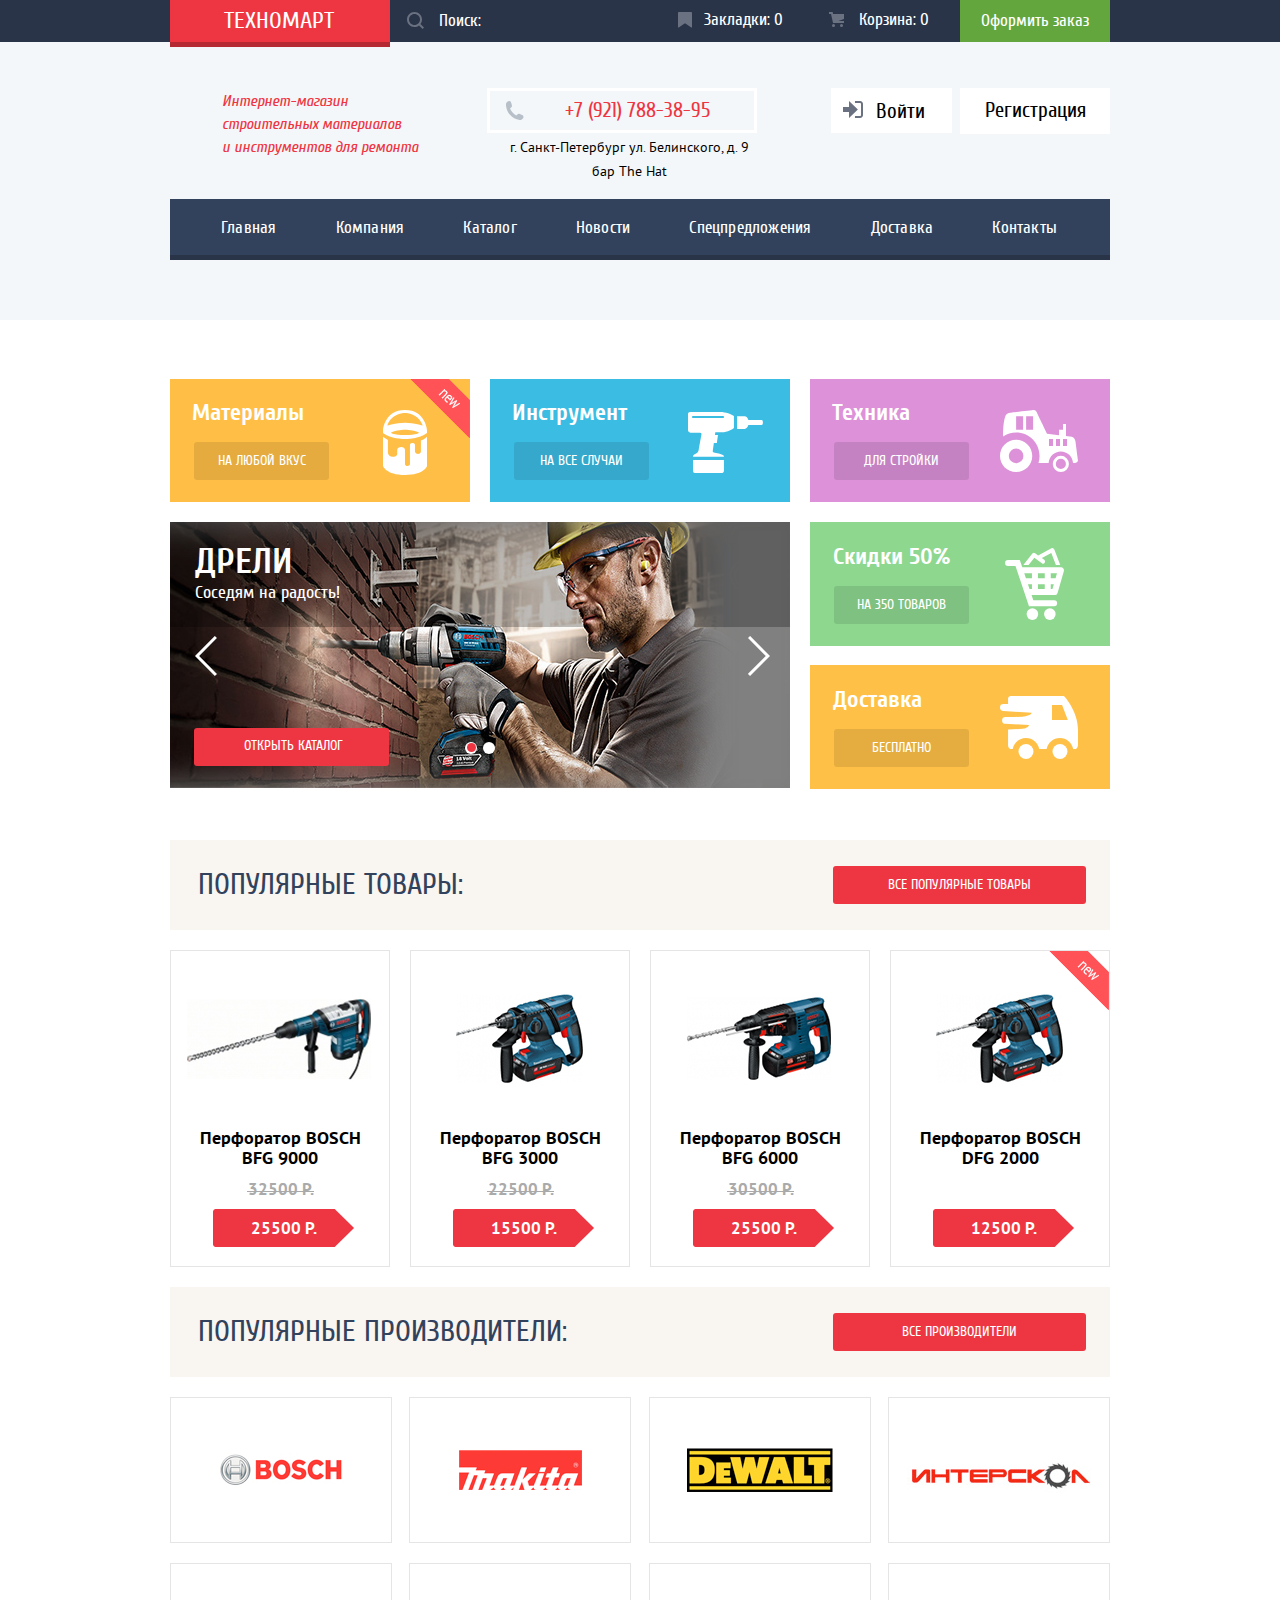
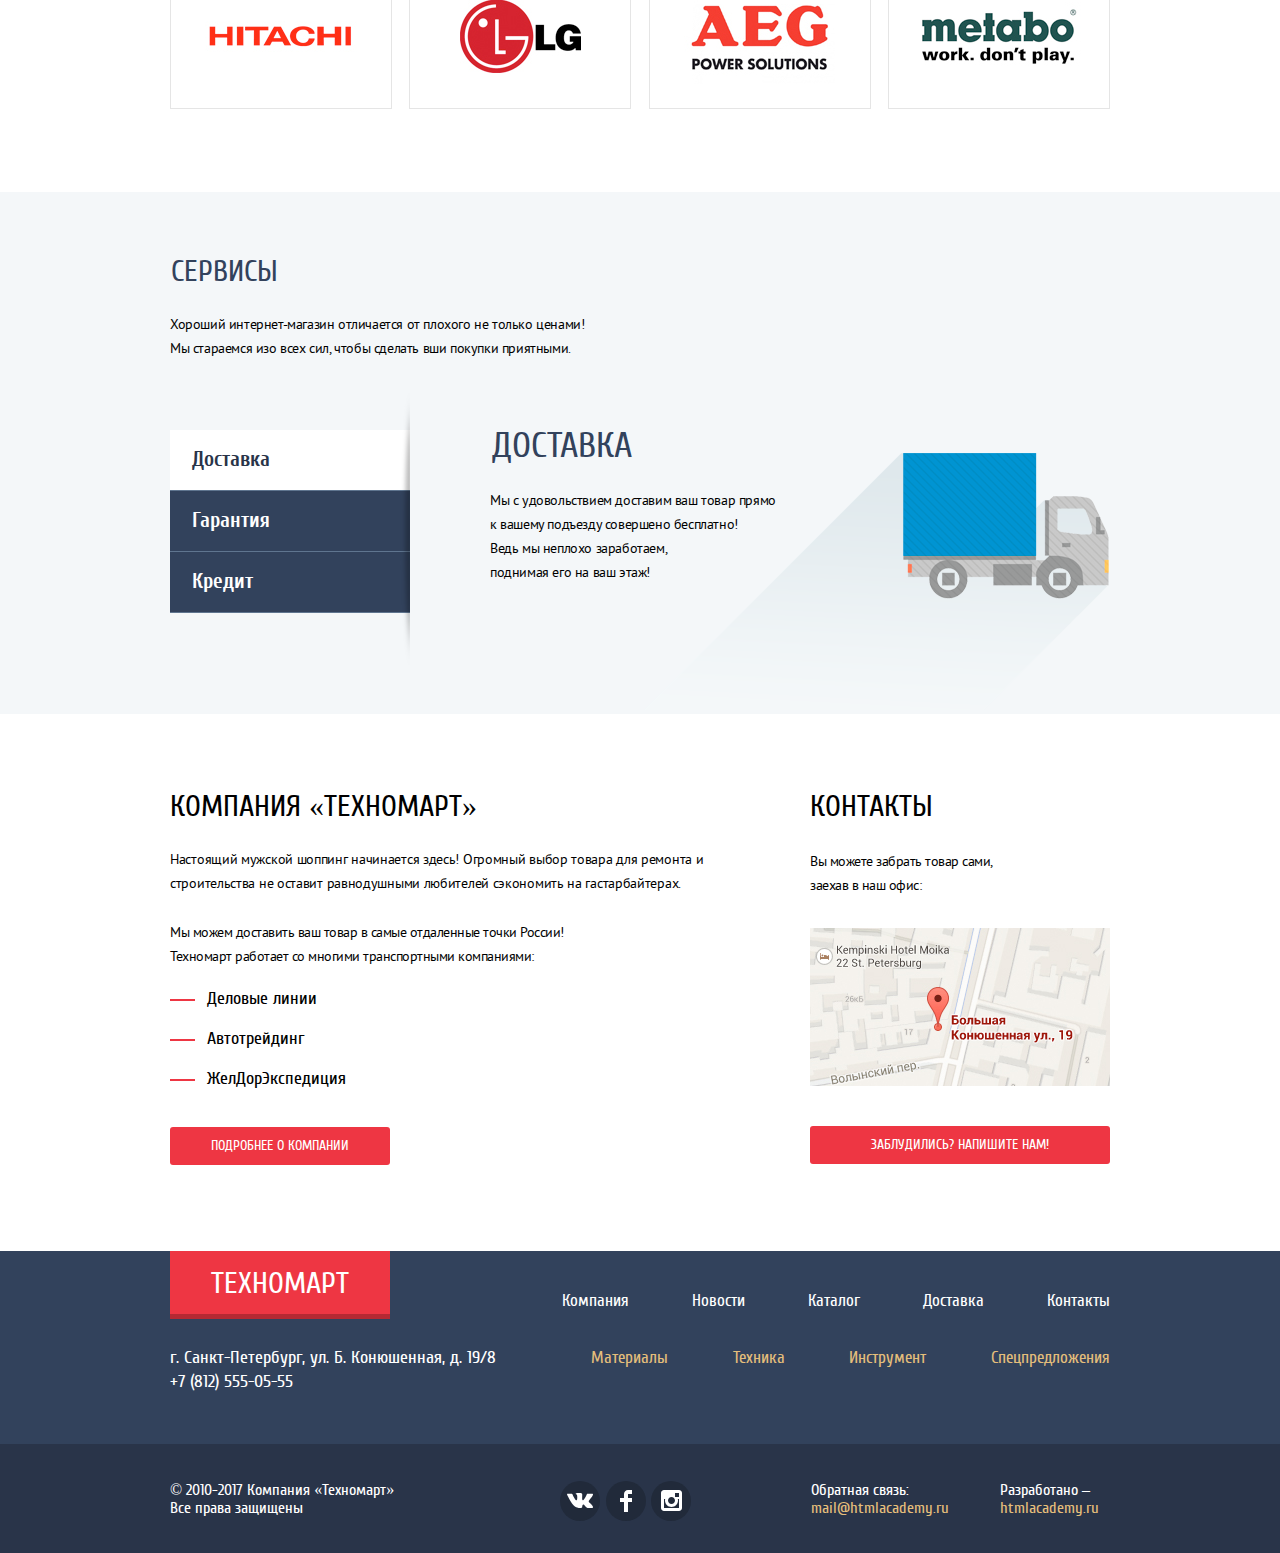
<file: index.html>
<!DOCTYPE html>
<html lang="en">
<head>
	<meta charset="UTF-8">
	<title>Кулешов А.В.: TECHNOMART</title>
	<link rel="stylesheet" href="css/normalize.css">
	<link rel="stylesheet" href="css/style.min.css">
</head>
<body>
	<header class="header-technomart">
		<div class="container">
			<ul class="header-top">
				<li><a>Техномарт</a></li>
				<li>
				<form class="form-search" action="https://echo.htmlacademy.ru" method="post">
					<label for="search-id" class="search-svg">
						<svg  xmlns="http://www.w3.org/2000/svg" width="17px" height="17px" viewBox="0 0 17 17">
							<g>
								<path fill="#6a7180" d="M17,15.586l-3.542-3.542C14.421,10.782,15,9.21,15,7.5C15,3.358,11.643,0,7.5,0C3.358,0,0,3.358,0,7.5
								C0,11.643,3.358,15,7.5,15c1.71,0,3.282-0.579,4.544-1.542L15.586,17L17,15.586z M2,7.5C2,4.467,4.467,2,7.5,2
								C10.532,2,13,4.467,13,7.5c0,3.032-2.468,5.5-5.5,5.5C4.467,13,2,10.532,2,7.5z"/>
							</g>
						</svg>
					</label>
                  <input class="header-search" id="search-id" type="text" name="search" placeholder="Поиск:">
              	</form>
              </li>
              	<li>
              		<a href="#">
              			<svg xmlns="http://www.w3.org/2000/svg" width="14px" height="16px" viewBox="0 0 14 16">
              				<path fill="#6a7180" d="M14,15c0,0.55-0.368,0.741-0.818,0.426l-5.363-3.765c-0.45-0.315-1.187-0.315-1.637,0l-5.364,3.765
              				C0.368,15.741,0,15.55,0,15V1c0-0.55,0.45-1,1-1h12c0.55,0,1,0.45,1,1V15z"/>
              			</svg>
              		Закладки: 0</a>
			</li>
				<li>
				<a href="#">
				<svg xmlns="http://www.w3.org/2000/svg" width="15px" height="15px" viewBox="0 0 15 15">
					<g>
						<circle fill="#6a7180" cx="4.5" cy="13.5" r="1.5"/>
						<circle fill="#6a7180" cx="12.5" cy="13.5" r="1.5"/>
						<polygon fill="#6a7180" points="15,2 4.07,2 3.648,0 0,0 0,2 2.031,2 4.016,11 15,11 15,9 9.441,9 15,6.951"/>
					</g>
				</svg>
				Корзина: 0</a>
			</li>
				<li>
					<a href="#">Оформить заказ</a>
				</li>
			</ul>
			<ul class="header-middle">
				<li>Интернет-магазин<br> строительных материалов<br> и инструментов для ремонта</li>
				<li><span class="header-tel">+7 (921) 788-38-95</span><span class="header-address">г. Санкт-Петербург ул. Белинского, д. 9 бар The Hat</span></li>
				<li><a class="header-middle-in" href="#">
					<svg xmlns="http://www.w3.org/2000/svg" width="20px" height="17px" viewBox="0 0 20 17">
						<g>
							<polygon fill="#6a7180" points="14.875,8.5 6,0 6,6 0,6 0,11 6,11 6,17"/>
						</g>
						<path fill="#6a7180" d="M16.986,15.01h-5.027V17h5.027c2.178,0,3.004-1.81,3.029-3.026V3.028C19.99,1.811,19.164,0,16.986,0h-5.027
						v1.99h5.027c0.839,0,0.992,0.681,1.01,1.057v10.904C17.979,14.327,17.825,15.01,16.986,15.01z"/>
					</svg>
				Войти</a></li>
				<li><a class="header-middle-registration" href="#">Регистрация</a></li>
			</ul>
			<ul class="header-bottom">
				<li><a class="header-bottom-nav" href="#">Главная</a></li>
				<li><a class="header-bottom-nav" href="#">Компания</a></li>
				<li><a class="header-bottom-nav" href="catalog.html">Каталог</a></li>
				<li><a class="header-bottom-nav" href="#">Новости</a></li>
				<li><a class="header-bottom-nav" href="#">Спецпредложения</a></li>
				<li><a class="header-bottom-nav" href="#">Доставка</a></li>
				<li><a class="header-bottom-nav" href="#">Контакты</a></li>
			</ul>
		</div>
	</header>
	<main>
		<section class="only-for-men container">
			<h1 class="visually-hidden">Все то что подымает настоящего мужчину с дивана!</h1>
			<article class="male-freedom">
				<h3>Материалы</h3>
				<button class="button-technomart">На любой вкус</button>
			</article>
			<article class="male-freedom">
				<h3>Инструмент</h3>
				<button class="button-technomart">На все случаи</button>
			</article>
			<article class="male-freedom">
				<h3>Техника</h3>
				<button class="button-technomart">Для стройки</button>
			</article>
			<article class="male-freedom-slider">
				<input class="visually-hidden" type="radio" name="slider" id="btn-one" checked>
				<input class="visually-hidden" type="radio" name="slider" id="btn-two">
				<div class="freedom-slider freedom-slider-shadow">
					<div class="box-shadow shadow-one">
						<h3>Дрели</h3>
						<p>Соседям на радость!</p>
					</div>
					<img class="bosch-one" src="img/bosch-1.jpg" width="620" height="266" alt="Дрели">
				</div>
				<div class="freedom-slider">
					<div class="box-shadow shadow-two">
						<h3>Перфораторы</h3>
						<p>Настоящие мужские игрушки</p>
					</div>
					<img class="bosch-two" src="img/bosch-2.jpg" width="620" height="266" alt="Перфораторы">
				</div>
				<div class="slider-controls">
					<label class="img-radio-left" for="btn-one"></label>
					<label class="img-radio-right" for="btn-two"></label>
				</div>
				<a class="button-technomart" href="#">Открыть каталог</a>
			</article>
			<div class="column-right">
				<article class="male-freedom">
					<h3>Скидки 50%</h3>
					<button class="button-technomart">На 350 товаров</button>
				</article>
				<article class="male-freedom">
					<h3>Доставка</h3>
					<button class="button-technomart">Бесплатно</button>
				</article>
			</div>
		</section>
		<section class="popular-goods container">
			<h2 class="visually-hidden">Настоящее пробуждения по утрам!</h2>
			<div class="popular">
				<h2>Популярные товары:</h2>
				<button class="button-technomart">Все популярные товары</button>
			</div>
			<article class="goods-cards">
				<h2 class="visually-hidden">Пробуждение с огоньком!</h2>
				<div class="popup-goods-cards">
					<button class="button-popup">
						<svg xmlns="http://www.w3.org/2000/svg" width="15px" height="15px" viewBox="0 0 15 15">
							<g>
								<circle fill="#6a7180" cx="4.5" cy="13.5" r="1.5"/>
								<circle fill="#6a7180" cx="12.5" cy="13.5" r="1.5"/>
								<polygon fill="#6a7180" points="15,2 4.07,2 3.648,0 0,0 0,2 2.031,2 4.016,11 15,11 15,9 9.441,9 15,6.951"/>
							</g>
						</svg>
					Купить</button>
					<a class="button-popup" href="#">В закладки</a>
				</div>
				<div class="img-snippet">
					<img src="img/snippet-1.jpg" width="184" height="164" alt="Перфоратор BOSCH BFG 9000">
				</div>
				<p>Перфоратор BOSCH<br> BFG 9000<span>32500 p.</span></p>
				<button class="button-goods-cards">25500 p.</button>
			</article>
			<article class="goods-cards">
				<h2 class="visually-hidden">Пробуждение с грубой мощью!</h2>
				<div class="popup-goods-cards">
					<button class="button-popup">
						<svg xmlns="http://www.w3.org/2000/svg" width="15px" height="15px" viewBox="0 0 15 15">
							<g>
								<circle fill="#6a7180" cx="4.5" cy="13.5" r="1.5"/>
								<circle fill="#6a7180" cx="12.5" cy="13.5" r="1.5"/>
								<polygon fill="#6a7180" points="15,2 4.07,2 3.648,0 0,0 0,2 2.031,2 4.016,11 15,11 15,9 9.441,9 15,6.951"/>
							</g>
						</svg>
					Купить</button>
					<a class="button-popup" href="#">В закладки</a>
				</div>
				<div class="img-snippet">
					<img src="img/snippet-2.jpg" width="127" height="112" alt="Перфоратор BOSCH BFG 3000">
				</div>
				<p>Перфоратор BOSCH<br> BFG 3000<span>22500 p.</span></p>
				<button class="button-goods-cards">15500 p.</button>
			</article>
			<article class="goods-cards">
				<h2 class="visually-hidden">Пробуждение неугомонное, когда вы так сладко спите!</h2>
				<div class="popup-goods-cards">
					<button class="button-popup">
						<svg xmlns="http://www.w3.org/2000/svg" width="15px" height="15px" viewBox="0 0 15 15">
							<g>
								<circle fill="#6a7180" cx="4.5" cy="13.5" r="1.5"/>
								<circle fill="#6a7180" cx="12.5" cy="13.5" r="1.5"/>
								<polygon fill="#6a7180" points="15,2 4.07,2 3.648,0 0,0 0,2 2.031,2 4.016,11 15,11 15,9 9.441,9 15,6.951"/>
							</g>
						</svg>
					Купить</button>
					<a class="button-popup" href="#">В закладки</a>
				</div>
				<div class="img-snippet">
					<img src="img/snippet-3.jpg" width="144" height="128" alt="Перфоратор BOSCH BFG 6000">
				</div>
				<p>Перфоратор BOSCH<br> BFG 6000<span>30500 p.</span></p>
				<button class="button-goods-cards">25500 p.</button>
			</article>
			<article class="goods-cards">
				<h2 class="visually-hidden">Пробуждение которое вы будите помнить всю жизнь!</h2>
				<div class="popup-goods-cards">
					<button class="button-popup">
						<svg xmlns="http://www.w3.org/2000/svg" width="15px" height="15px" viewBox="0 0 15 15">
							<g>
								<circle fill="#6a7180" cx="4.5" cy="13.5" r="1.5"/>
								<circle fill="#6a7180" cx="12.5" cy="13.5" r="1.5"/>
								<polygon fill="#6a7180" points="15,2 4.07,2 3.648,0 0,0 0,2 2.031,2 4.016,11 15,11 15,9 9.441,9 15,6.951"/>
							</g>
						</svg>
					Купить</button>
					<a class="button-popup" href="#">В закладки</a>
				</div>
				<div class="img-snippet">
					<img src="img/snippet-4.jpg" width="127" height="112" alt="Перфоратор BOSCH DFG 2000">
				</div>
				<p>Перфоратор BOSCH<br> DFG 2000</p>
				<button class="button-goods-cards">12500 p.</button>
			</article>
		</section>
		<section class="popular-producers container">
			<h2 class="visually-hidden">А это те кто спонсирует ваше пробуждение по утрам!</h2>
			<div class="popular">
				<h2>Популярные производители:</h2>
				<button class="button-technomart">Все производители</button>
			</div>
			<ul class="popular-producers-table">
				<li><a href="#"><img src="img/bosch.jpg" width="126" height="37" alt="BOSCH"></a></li>
				<li><a href="#"><img src="img/makita.jpg" width="123" height="40" alt="MAKITA"></a></li>
				<li><a href="#"><img src="img/dewalt.jpg" width="146" height="44" alt="DEWALT"></a></li>
				<li><a href="#"><img src="img/interscol.jpg" width="200" height="88" alt="ИНТЕРСКОЛ"></a></li>
				<li><a href="#"><img src="img/hitachi.jpg" width="169" height="31" alt="HITACHI"></a></li>
				<li><a href="#"><img src="img/lg.jpg" width="121" height="73" alt="LG"></a></li>
				<li><a href="#"><img src="img/aeg.jpg" width="151" height="96" alt="AEG"></a></li>
				<li><a href="#"><img src="img/metabo.jpg" width="204" height="69" alt="METABO"></a></li>
			</ul>
		</section>
		<section class="services">
			<div class="services-block container">
				<h2>Сервисы</h2>
				<p>Хороший интернет-магазин отличается от плохого не только ценами!<br> Мы стараемся изо всех сил, чтобы сделать вши покупки приятными.</p>
				<input class="visually-hidden" type="radio" name="service" id="btn-four" checked>
				<input class="visually-hidden" type="radio" name="service" id="btn-five">
				<input class="visually-hidden" type="radio" name="service" id="btn-six">
				<div class="service-slider delivery">
					<h2>Доставка</h2>
					<p>Мы с удовольствием доставим ваш товар прямо<br> к вашему подъезду совершено бесплатно!<br> Ведь мы неплохо заработаем,<br> поднимая его на ваш этаж!</p>
				</div>
				<div class="service-slider guarantee">
					<h2>Гарантия</h2>
					<p>Если купленный у нас товар поломается или заискрит,<br> а также в случае пожара, спровоцированного его возгаранием,<br> вы всегда можете быть уверенны в нашей гарантии. Мы обменяем<br> сгоревший товар на новый.<br> Дом уж восстановите как-нибудь сами.</p>
				</div>
				<div class="service-slider credit">
					<h2>Кредит</h2>
					<p>Залезть в долговую яму стало проще!<br> Кредитные консультанты придут вам на помощь.</p>
					<button class="button-technomart">Отправить заявку</button>
				</div>
				<div class="services-controls">
					<label for="btn-four">Доставка</label>
					<label for="btn-five">Гарантия</label>
					<label for="btn-six">Кредит</label>
				</div>
			</div>
		</section>
		<section class="about-the-company container">
			<div class="about-the-company-left">
				<h2>Компания 	&#171;Техномарт&#187;</h2>
				<p>Настоящий мужской шоппинг начинается здесь! Огромный выбор товара для ремонта и строительства не оставит равнодушными любителей сэкономить на гастарбайтерах.</p>
				<p>Мы можем доставить ваш товар в самые отдаленные точки России!<br> Техномарт работает со многими транспортными компаниями:</p>
				<ul class="transport-companies">
					<li>Деловые линии</li>
					<li>Автотрейдинг</li>
					<li>ЖелДорЭкспедиция</li>
				</ul>
				<button class="button-technomart">Подробнее о компании</button>
			</div>
			<div class="about-the-company-right">
				<h2>Контакты</h2>
				<p>Вы можете забрать товар сами,<br> заехав в наш офис:</p>
				<a class="img-map-one" href="#">
					<img src="img/map-one.jpg" width="300" height="158" alt="г. Санкт-Петербург, ул. Б.Конюшенная, д. 19/8">
				</a>
				<button class="button-technomart write-us-open">Заблудились? Напишите нам!</button>
			</div>
		</section>
	</main>
	<footer class="footer-technomart">
		<div class="container">
			<ul class="footer-top">
				<li><a>Техномарт</a></li>
				<li><a href="#">Компания</a></li>
				<li><a href="#">Новости</a></li>
				<li><a href="catalog.html">Каталог</a></li>
				<li><a href="#">Доставка</a></li>
				<li><a href="#">Контакты</a></li>
			</ul>
			<ul class="footer-middle">
				<li>г. Санкт-Петербург, ул. Б. Конюшенная, д. 19/8<br> +7 (812) 555-05-55</li>
				<li><a href="#">Материалы</a></li>
				<li><a href="#">Техника</a></li>
				<li><a href="#">Инструмент</a></li>
				<li><a href="#">Спецпредложения</a></li>
			</ul>
			<ul class="footer-bottom">
				<li>&#169; 2010-2017 Компания &#171;Техномарт&#187;<br> Все права защищены</li>
				<li>
					<ul class="social-btn">
						<li>
							<a class="social-button" href="https://vk.com/kuleshovaleksei"><span class="visually-hidden">Вконтакте</span>
								<svg xmlns="http://www.w3.org/2000/svg" width="26px" height="15px" viewBox="0 0 26 15">
									<path fill="#FFFFFF" d="M16.138,11.51c0.956-0.309,2.18,2.04,3.483,2.939c0.978,0.681,1.727,0.534,1.727,0.534l3.473-0.05
									c0,0,1.815-0.112,0.957-1.554c-0.071-0.12-0.503-1.069-2.585-3.022c-2.177-2.043-1.882-1.712,0.739-5.244
									c1.597-2.153,2.236-3.468,2.036-4.028c-0.192-0.539-1.365-0.399-1.365-0.399L20.69,0.713c-0.381,0.001-0.704,0.119-0.851,0.515
									c-0.003,0.004-0.621,1.666-1.445,3.079c-1.741,2.989-2.436,3.148-2.724,2.961c-0.661-0.433-0.494-1.737-0.494-2.664
									c0-2.897,0.432-4.105-0.846-4.417c-0.427-0.104-0.739-0.172-1.828-0.182c-1.392-0.021-2.574,0-3.244,0.329
									c-0.445,0.223-0.786,0.712-0.579,0.74c0.26,0.035,0.843,0.16,1.155,0.586c0.401,0.552,0.389,1.789,0.389,1.789
									s0.229,3.411-0.54,3.834c-0.528,0.29-1.25-0.302-2.803-3.016C6.087,2.879,5.488,1.345,5.488,1.345S5.372,1.06,5.162,0.904
									C4.912,0.719,4.562,0.66,4.562,0.66L0.848,0.684c0,0-0.558,0.016-0.763,0.262C-0.097,1.164,0.07,1.614,0.07,1.614
									s2.909,6.881,6.203,10.347c3.02,3.182,6.452,2.971,6.452,2.971h1.555c0,0,0.469-0.054,0.709-0.312
									c0.224-0.24,0.214-0.691,0.214-0.691S15.172,11.82,16.138,11.51z"/>
								</svg>
							</a>
						</li>
						<li>
							<a class="social-button" href="#"><span class="visually-hidden">Фейсбук</span>
								<svg xmlns="http://www.w3.org/2000/svg" width="12px" height="22px" viewBox="0 0 12 22">
									<path fill="#FFFFFF" d="M12,4V0H8C5.791,0,4,1.791,4,4v4H0v4h4v10h4V12h4V8H8V4H12z"/>
								</svg>
							</a>
						</li>
						<li>
							<a class="social-button" href="https://www.instagram.com/kuleshovaleksei777/"><span class="visually-hidden">Инстаграм</span>
								<svg xmlns="http://www.w3.org/2000/svg" width="21px" height="21px" viewBox="0 0 21 21">
									<path fill="#FFFFFF" d="M18,0H3C1.35,0,0,1.35,0,3v15c0,1.65,1.35,3,3,3h15c1.65,0,3-1.35,3-3V3C21,1.35,19.65,0,18,0z M10.5,7
									c1.93,0,3.5,1.57,3.5,3.5S12.43,14,10.5,14S7,12.43,7,10.5S8.57,7,10.5,7z M18,18H3V9h1.181C4.067,9.482,4,9.983,4,10.5
									c0,3.59,2.91,6.5,6.5,6.5s6.5-2.91,6.5-6.5c0-0.517-0.066-1.018-0.181-1.5H18V18z M18,7h-4V3h4V7z"/>
								</svg>
							</a>
						</li>
					</ul>
				</li>
				<li>Обратная связь:<br><a href="#">mail@htmlacademy.ru</a></li>
				<li>Разработано	&#8211;<br><a href="#">htmlacademy.ru</a></li>
			</ul>
		</div>
	</footer>
      <section class="write">
         <h2 class="visually-hidden">Напишите нам</h2>
         <button class="close" type="button"><span class="visually-hidden">Закрыть</span></button>
         <form class="write-us-form" action="https://echo.htmlacademy.ru" method="post">
            <div class="write-form">
               <p class="write-form-name">
               	<input class="form-input" type="text" name="name-user" id="write-name-id" placeholder="Представьтесь, пожалуйста">
               	<label class="form-label" for="write-name-id">Ваше имя:</label>
               </p>
               <p>
               	<input class="form-input" type="text" name="e-mail" id="e-mail-id" placeholder="Для отправки ответа">
               	<label class="form-label" for="e-mail-id">Ваш e-mail:</label> 
               </p>
            </div>
            <p class="write-bottom">
            	<textarea class="form-textarea" name="write-letter" id="write-letter-id" placeholder="В свободной форме"></textarea>
            	<label class="form-label" for="write-letter-id">Текст письма:</label>
            </p>
            <button type="submit" class="button-technomart button-sending">Отправить</button>
         </form>
      </section>
      <section class="map">
         <h2 class="visually-hidden">Как до нас добраться</h2>
         <button class="close" type="button"><span class="visually-hidden">Закрыть</span></button>
         <iframe src="https://www.google.com/maps/embed?pb=!1m18!1m12!1m3!1d1998.6386767638473!2d30.344375316096944!3d59.93813758187601!2m3!1f0!2f0!3f0!3m2!1i1024!2i768!4f13.1!3m3!1m2!1s0x469631a0964d0b8d%3A0xed70a760c7bf2aa7!2z0YPQuy4g0JHQtdC70LjQvdGB0LrQvtCz0L4sIDksINCh0LDQvdC60YIt0J_QtdGC0LXRgNCx0YPRgNCzLCAxOTEwMTQ!5e0!3m2!1sru!2sru!4v1525799917753" width="940" height="446" frameborder="0" style="border:0" allowfullscreen></iframe>
         <p><a href="#"><img src="img/map-two.jpg" width="940" height="446" alt="г. Санкт-Петербург, ул. Б.Конюшенная, д. 19/8"></a></p>
      </section>
      <div class="modal-overlay"></div>
      <script src="js/popup-write-us.min.js"></script>
      <script src="js/popup-map.min.js"></script>
</body>
</html>
</file>
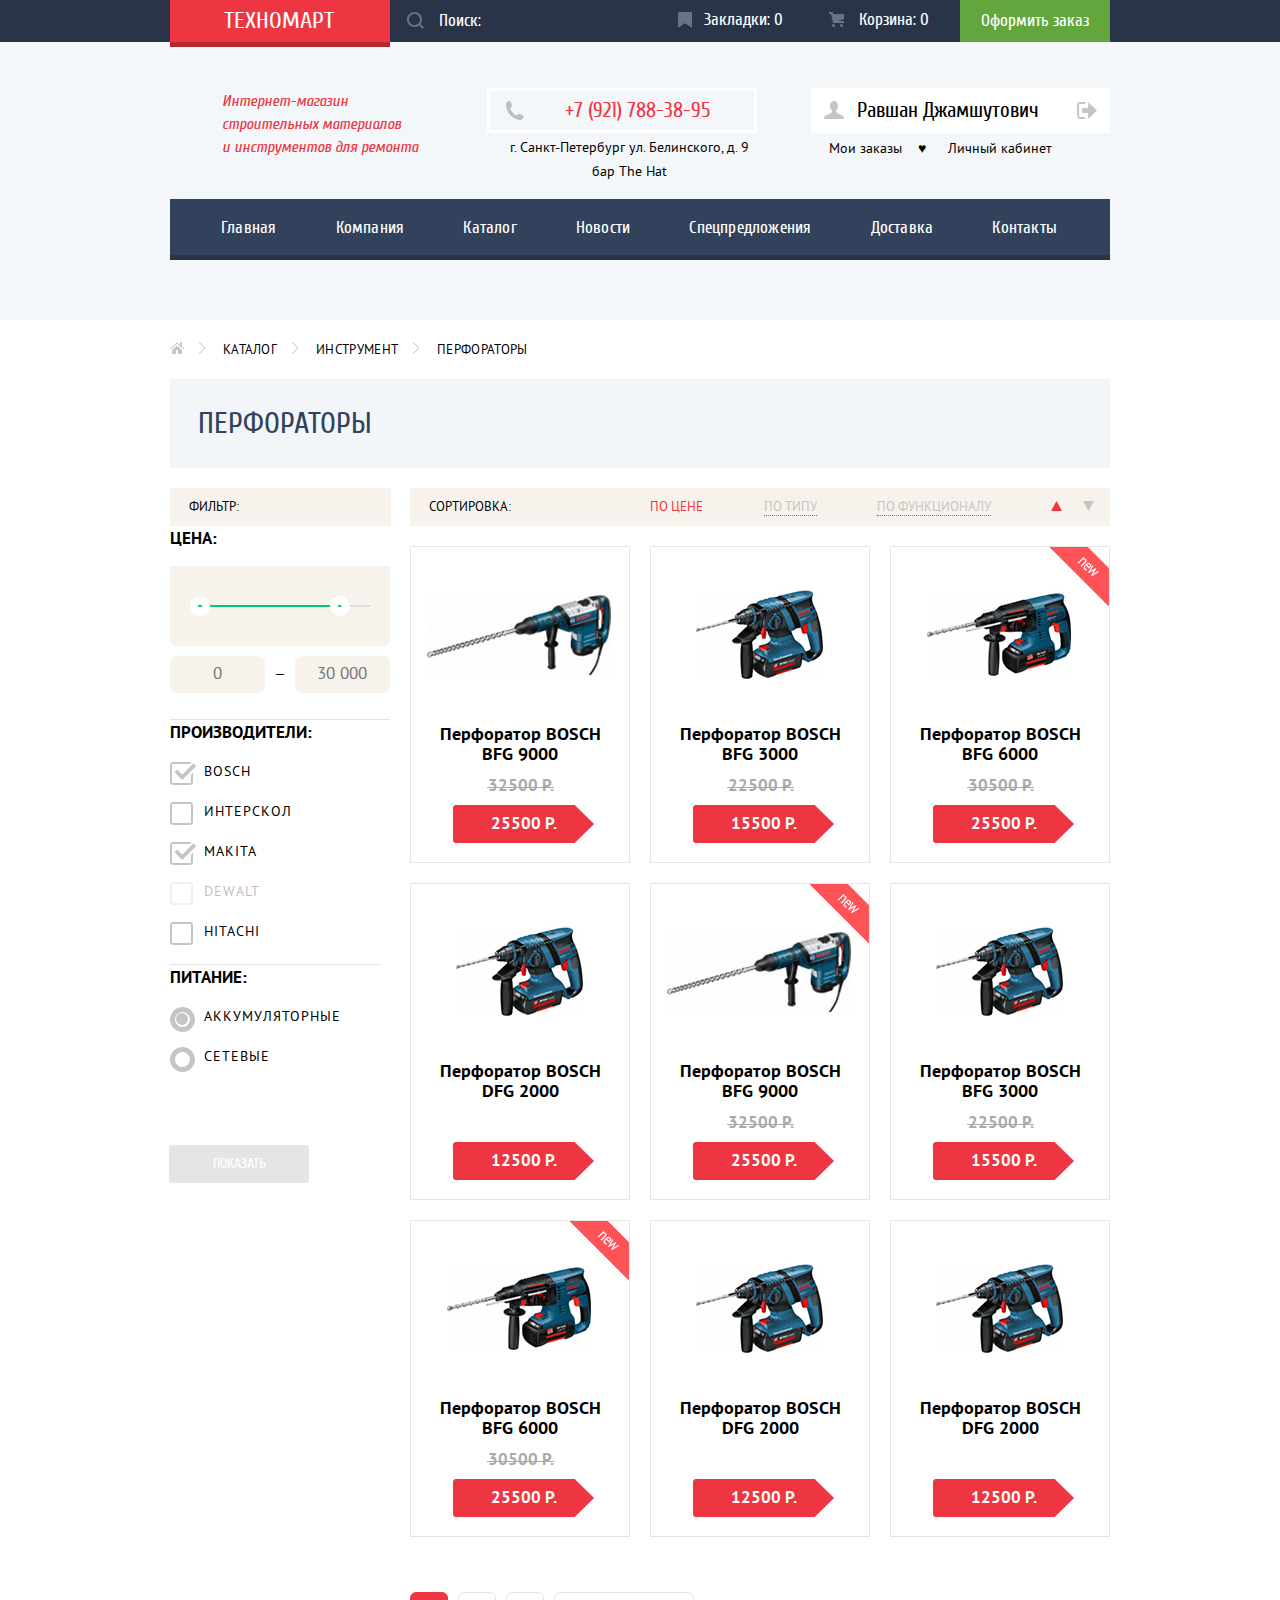
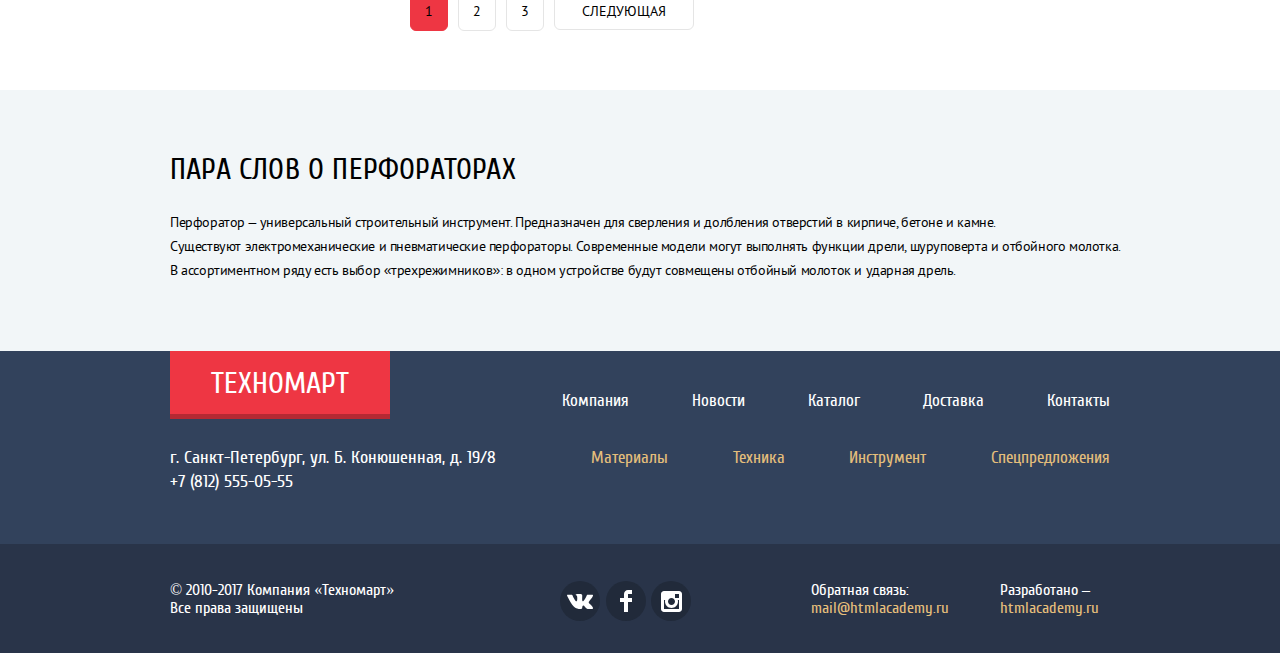
<file: catalog.html>
<!DOCTYPE html>
<html lang="en">
<head>
	<meta charset="UTF-8">
	<title>Кулешов А.В.: TECHNOMART</title>
	<link rel="stylesheet" href="css/normalize.css">
	<link rel="stylesheet" href="css/style.min.css">
</head>
<body>
	<header class="header-technomart">
		<div class="container">
			<ul class="header-top">
				<li><a href="index.html">Техномарт</a></li>
				<li>
				<form class="form-search" action="https://echo.htmlacademy.ru" method="post">
					<label for="search-id" class="search-svg">
						<svg  xmlns="http://www.w3.org/2000/svg" width="17px" height="17px" viewBox="0 0 17 17">
							<g>
								<path fill="#6a7180" d="M17,15.586l-3.542-3.542C14.421,10.782,15,9.21,15,7.5C15,3.358,11.643,0,7.5,0C3.358,0,0,3.358,0,7.5
								C0,11.643,3.358,15,7.5,15c1.71,0,3.282-0.579,4.544-1.542L15.586,17L17,15.586z M2,7.5C2,4.467,4.467,2,7.5,2
								C10.532,2,13,4.467,13,7.5c0,3.032-2.468,5.5-5.5,5.5C4.467,13,2,10.532,2,7.5z"/>
							</g>
						</svg>
					</label>
                  <input class="header-search" id="search-id" type="text" name="search" placeholder="Поиск:">
              	</form>
              </li>
              	<li>
              		<a href="#">
              			<svg xmlns="http://www.w3.org/2000/svg" width="14px" height="16px" viewBox="0 0 14 16">
              				<path fill="#6a7180" d="M14,15c0,0.55-0.368,0.741-0.818,0.426l-5.363-3.765c-0.45-0.315-1.187-0.315-1.637,0l-5.364,3.765
              				C0.368,15.741,0,15.55,0,15V1c0-0.55,0.45-1,1-1h12c0.55,0,1,0.45,1,1V15z"/>
              			</svg>
              		Закладки: 0</a>
			</li>
				<li>
				<a href="#">
				<svg xmlns="http://www.w3.org/2000/svg" width="15px" height="15px" viewBox="0 0 15 15">
					<g>
						<circle fill="#6a7180" cx="4.5" cy="13.5" r="1.5"/>
						<circle fill="#6a7180" cx="12.5" cy="13.5" r="1.5"/>
						<polygon fill="#6a7180" points="15,2 4.07,2 3.648,0 0,0 0,2 2.031,2 4.016,11 15,11 15,9 9.441,9 15,6.951"/>
					</g>
				</svg>
				Корзина: 0</a>
			</li>
				<li>
					<a href="#">Оформить заказ</a>
				</li>
			</ul>
			<ul class="header-middle">
				<li>Интернет-магазин<br> строительных материалов<br> и инструментов для ремонта</li>
				<li><span class="header-tel">+7 (921) 788-38-95</span><span class="header-address">г. Санкт-Петербург ул. Белинского, д. 9 бар The Hat</span></li>
				<li>
					<a class="header-middle-user" href="#">
						<svg xmlns="http://www.w3.org/2000/svg" width="20px" height="18px" viewBox="0 0 20 18">
							<path fill="#c5c5c5" d="M17.881,14.166c-2.144-0.735-4.256-1.666-5.207-2.39c-0.657-0.501-0.77-1.618-0.517-2.415
							c1.118-0.903,1.864-2.477,1.864-4.278C14.021,2.276,12.221,0,10,0S5.979,2.276,5.979,5.083c0,1.801,0.746,3.374,1.863,4.277
							c0.253,0.798,0.141,1.915-0.517,2.416c-0.95,0.724-3.063,1.654-5.207,2.39S0,18,0,18h20C20,18,20.025,14.901,17.881,14.166z"/>
						</svg>
						Равшан Джамшутович
						<svg xmlns="http://www.w3.org/2000/svg" width="21px" height="17px" viewBox="0 0 21 17">
							<g>
								<polygon fill="#c5c5c5" points="21,8.5 12.125,0 12.125,6 6.125,6 6.125,11 12.125,11 12.125,17"/>
								<path fill="#c5c5c5" d="M3.106,13.952V3.048c0.018-0.376,0.171-1.057,1.01-1.057h5.027V0H4.116C1.938,0,1.112,1.81,1.087,3.027
								v10.946C1.112,15.189,1.938,17,4.116,17h5.027v-1.99H4.116C3.277,15.01,3.124,14.327,3.106,13.952z"/>
							</g>
						</svg>
					</a>
					<a class="my-orders" href="#">Мои заказы</a> &#9829; <a class="personal-account" href="#">Личный кабинет</a></li>
			</ul>
			<ul class="header-bottom">
				<li><a class="header-bottom-nav" href="index.html">Главная</a></li>
				<li><a class="header-bottom-nav" href="#">Компания</a></li>
				<li><a class="header-bottom-nav">Каталог</a></li>
				<li><a class="header-bottom-nav" href="#">Новости</a></li>
				<li><a class="header-bottom-nav" href="#">Спецпредложения</a></li>
				<li><a class="header-bottom-nav" href="#">Доставка</a></li>
				<li><a class="header-bottom-nav" href="#">Контакты</a></li>
			</ul>
		</div>
	</header>
	<main class="main-catalog">
		<div class="container">
			<ul class="breadcrumbs">
				<li>
					<a class="home" href="index.html">
						<svg xmlns="http://www.w3.org/2000/svg" width="15px" height="12px" viewBox="0 0 15 12">
							<g>
								<polygon fill="#C1C6CE" points="3,8 3,12 7,12 7,8 9,8 9,12 13,12 13,8 8,3.516"/>
								<path fill="#C1C6CE" d="M14.831,6.365L13,4.751V0h-2v2.987L8.332,0.635c-0.02-0.017-0.043-0.023-0.064-0.037
								c-0.026-0.018-0.052-0.035-0.08-0.047C8.156,0.539,8.125,0.533,8.093,0.527C8.062,0.521,8.032,0.515,8,0.515
								c-0.031,0-0.061,0.006-0.092,0.012C7.875,0.533,7.845,0.539,7.813,0.552C7.785,0.563,7.76,0.581,7.733,0.598
								c-0.021,0.014-0.045,0.02-0.064,0.037l-6.498,5.73C0.964,6.548,0.944,6.864,1.126,7.071C1.225,7.183,1.363,7.24,1.501,7.24
								c0.118,0,0.236-0.041,0.331-0.125L8,1.677l6.169,5.438C14.265,7.199,14.383,7.24,14.5,7.24c0.139,0,0.276-0.058,0.375-0.169
								C15.058,6.864,15.038,6.548,14.831,6.365z"/>
							</g>
						</svg>
					</a>
				</li>
				<li><a href="#">Каталог</a></li>
				<li><a href="#">Инструмент</a></li>
				<li><a>Перфораторы</a></li>
			</ul>
			<div class="popular">
				<h2>Перфораторы</h2>
			</div>
		</div>
		<div class="container">
		<section class="filter-technomart">
			<h2 class="visually-hidden">Выбор перфоратора!</h2>
			<ul class="filter-name">
				<li>Фильтр:</li>
			</ul>
			<form class="filter-form" action="http://echo.htmlacademy.ru" method="get">
				<fieldset class="filter-fieldset">
					<legend class="price-legend">Цена:</legend>
					<ul class="technomart-ul">
                        <li class="range-filter">
                            <div class="range-controls">
                                <div class="scale">
                                   <div class="bar"></div>
                                </div>
                                <div class="toggle min-toggle"></div>
                                <div class="toggle max-toggle"></div>
                            </div>
                            <div class="price-controls">
                                <input class="form-input-catalog min-price" type="text" placeholder="0"> <span>&#8211;</span>
                                <input class="form-input-catalog max-price" type="text" placeholder="30 000">
                            </div>
                        </li>
                    </ul>
				</fieldset>
				<fieldset class="filter-fieldset">
					<legend class="producers-legend">Производители:</legend>
					<ul class="technomart-ul producers-ul">
						<li><input class="visually-hidden filter-input-checkbox" type="checkbox" name="bosch" id="bosch-id" value="Bosch" checked><label class="filter-label-checkbox" for="bosch-id">Bosch</label></li>
						<li><input class="visually-hidden filter-input-checkbox" type="checkbox" name="интерскол" id="interschol-id" value="Интерскол"><label class="filter-label-checkbox" for="interschol-id">Интерскол</label></li>
						<li><input class="visually-hidden filter-input-checkbox" type="checkbox" name="makita" id="makita-id" value="Makita" checked><label class="filter-label-checkbox" for="makita-id">Makita</label></li>
						<li><input class="visually-hidden filter-input-checkbox" type="checkbox" name="dewalt" id="dewalt-id" value="Dewalt" disabled><label class="filter-label-checkbox" for="dewalt-id">Dewalt</label></li>
						<li><input class="visually-hidden filter-input-checkbox" type="checkbox" name="hitachi" id="hitachi-id" value="Hitachi"><label class="filter-label-checkbox" for="hitachi-id">Hitachi</label></li>
					</ul>
				</fieldset>
				<fieldset class="filter-fieldset">
					<legend class="accumulator-legend">Питание:</legend>
					<ul class="technomart-ul accumulator-ul">
						<li><input class="visually-hidden filter-input-radio" type="radio" name="accumulator" id="battery-id" value="Адаптивная" checked><label class="filter-label-radio" for="battery-id">Аккумуляторные</label></li>
						<li><input class="visually-hidden filter-input-radio" type="radio" name="accumulator" id="network-id" value="Фиксированная"><label class="filter-label-radio" for="network-id">Сетевые</label></li>
					</ul>
				</fieldset>
				<button type="submit" class="button-technomart">Показать</button>
			</form>
		</section>
		<section class="popular-goods-catalog">
			<h2 class="visually-hidden">Здесь вы можете рассмотреть товар в подробности!</h2>
				<ul class="technomart-ul filter-name">
					<li>Сортировка:</li>
					<li><a class="on-price">По цене</a></li>
					<li><a class="on-type" href="#">По типу</a></li>
					<li><a class="on-functionality" href="#">По функционалу</a></li>
					<li>
						<ul class="up-down">
							<li>
								<a>
									<span class="visually-hidden">Вверх</span>
									<svg xmlns="http://www.w3.org/2000/svg" width="11px" height="10px">
										<polygon fill="#ee3643" points="5.5,0 0,10 11,10 "/>
									</svg>
								</a>
							</li>
							<li>
								<a href="#">
									<span class="visually-hidden">Вниз</span>
									<svg xmlns="http://www.w3.org/2000/svg" width="11px" height="10px">
										<polyline fill="#c5c5c5" points="5.5,10 0,0 11,0 "/>
									</svg>
								</a>
							</li>
						</ul>
					</li>
				</ul>
			<article class="goods-cards">
				<h2 class="visually-hidden">Пробуждение с огоньком!</h2>
				<div class="popup-goods-cards">
					<button class="button-popup">
						<svg xmlns="http://www.w3.org/2000/svg" width="15px" height="15px" viewBox="0 0 15 15">
							<g>
								<circle fill="#6a7180" cx="4.5" cy="13.5" r="1.5"/>
								<circle fill="#6a7180" cx="12.5" cy="13.5" r="1.5"/>
								<polygon fill="#6a7180" points="15,2 4.07,2 3.648,0 0,0 0,2 2.031,2 4.016,11 15,11 15,9 9.441,9 15,6.951"/>
							</g>
						</svg>
					Купить</button>
					<a class="button-popup" href="#">В закладки</a>
				</div>
				<div class="img-snippet">
					<img src="img/snippet-1.jpg" width="184" height="164" alt="Перфоратор BOSCH BFG 9000">
				</div>
				<p>Перфоратор BOSCH<br> BFG 9000<span>32500 p.</span></p>
				<button class="button-goods-cards">25500 p.</button>
			</article>
			<article class="goods-cards">
				<h2 class="visually-hidden">Пробуждение с грубой мощью!</h2>
				<div class="popup-goods-cards">
					<button class="button-popup">
						<svg xmlns="http://www.w3.org/2000/svg" width="15px" height="15px" viewBox="0 0 15 15">
							<g>
								<circle fill="#6a7180" cx="4.5" cy="13.5" r="1.5"/>
								<circle fill="#6a7180" cx="12.5" cy="13.5" r="1.5"/>
								<polygon fill="#6a7180" points="15,2 4.07,2 3.648,0 0,0 0,2 2.031,2 4.016,11 15,11 15,9 9.441,9 15,6.951"/>
							</g>
						</svg>
					Купить</button>
					<a class="button-popup" href="#">В закладки</a>
				</div>
				<div class="img-snippet">
					<img src="img/snippet-2.jpg" width="127" height="112" alt="Перфоратор BOSCH BFG 3000">
				</div>
				<p>Перфоратор BOSCH<br> BFG 3000<span>22500 p.</span></p>
				<button class="button-goods-cards">15500 p.</button>
			</article>
			<article class="goods-cards">
				<h2 class="visually-hidden">Пробуждение неугомонное, когда вы так сладко спите!</h2>
				<div class="popup-goods-cards">
					<button class="button-popup">
						<svg xmlns="http://www.w3.org/2000/svg" width="15px" height="15px" viewBox="0 0 15 15">
							<g>
								<circle fill="#6a7180" cx="4.5" cy="13.5" r="1.5"/>
								<circle fill="#6a7180" cx="12.5" cy="13.5" r="1.5"/>
								<polygon fill="#6a7180" points="15,2 4.07,2 3.648,0 0,0 0,2 2.031,2 4.016,11 15,11 15,9 9.441,9 15,6.951"/>
							</g>
						</svg>
					Купить</button>
					<a class="button-popup" href="#">В закладки</a>
				</div>
				<div class="img-snippet">
					<img src="img/snippet-3.jpg" width="144" height="128" alt="Перфоратор BOSCH BFG 6000">
				</div>
				<p>Перфоратор BOSCH<br> BFG 6000<span>30500 p.</span></p>
				<button class="button-goods-cards">25500 p.</button>
			</article>
			<article class="goods-cards">
				<h2 class="visually-hidden">Пробуждение которое вы будите помнить всю жизнь!</h2>
				<div class="popup-goods-cards">
					<button class="button-popup">
						<svg xmlns="http://www.w3.org/2000/svg" width="15px" height="15px" viewBox="0 0 15 15">
							<g>
								<circle fill="#6a7180" cx="4.5" cy="13.5" r="1.5"/>
								<circle fill="#6a7180" cx="12.5" cy="13.5" r="1.5"/>
								<polygon fill="#6a7180" points="15,2 4.07,2 3.648,0 0,0 0,2 2.031,2 4.016,11 15,11 15,9 9.441,9 15,6.951"/>
							</g>
						</svg>
					Купить</button>
					<a class="button-popup" href="#">В закладки</a>
				</div>
				<div class="img-snippet">
					<img src="img/snippet-4.jpg" width="127" height="112" alt="Перфоратор BOSCH DFG 2000">
				</div>
				<p>Перфоратор BOSCH<br> DFG 2000</p>
				<button class="button-goods-cards">12500 p.</button>
			</article>
			<article class="goods-cards">
				<h2 class="visually-hidden">Пробуждение с огоньком!</h2>
				<div class="popup-goods-cards">
					<button class="button-popup">
						<svg xmlns="http://www.w3.org/2000/svg" width="15px" height="15px" viewBox="0 0 15 15">
							<g>
								<circle fill="#6a7180" cx="4.5" cy="13.5" r="1.5"/>
								<circle fill="#6a7180" cx="12.5" cy="13.5" r="1.5"/>
								<polygon fill="#6a7180" points="15,2 4.07,2 3.648,0 0,0 0,2 2.031,2 4.016,11 15,11 15,9 9.441,9 15,6.951"/>
							</g>
						</svg>
					Купить</button>
					<a class="button-popup" href="#">В закладки</a>
				</div>
				<div class="img-snippet">
					<img src="img/snippet-1.jpg" width="184" height="164" alt="Перфоратор BOSCH BFG 9000">
				</div>
				<p>Перфоратор BOSCH<br> BFG 9000<span>32500 p.</span></p>
				<button class="button-goods-cards">25500 p.</button>
			</article>
			<article class="goods-cards">
				<h2 class="visually-hidden">Пробуждение с грубой мощью!</h2>
				<div class="popup-goods-cards">
					<button class="button-popup">
						<svg xmlns="http://www.w3.org/2000/svg" width="15px" height="15px" viewBox="0 0 15 15">
							<g>
								<circle fill="#6a7180" cx="4.5" cy="13.5" r="1.5"/>
								<circle fill="#6a7180" cx="12.5" cy="13.5" r="1.5"/>
								<polygon fill="#6a7180" points="15,2 4.07,2 3.648,0 0,0 0,2 2.031,2 4.016,11 15,11 15,9 9.441,9 15,6.951"/>
							</g>
						</svg>
					Купить</button>
					<a class="button-popup" href="#">В закладки</a>
				</div>
				<div class="img-snippet">
					<img src="img/snippet-2.jpg" width="127" height="112" alt="Перфоратор BOSCH BFG 3000">
				</div>
				<p>Перфоратор BOSCH<br> BFG 3000<span>22500 p.</span></p>
				<button class="button-goods-cards">15500 p.</button>
			</article>
			<article class="goods-cards">
				<h2 class="visually-hidden">Пробуждение неугомонное, когда вы так сладко спите!</h2>
				<div class="popup-goods-cards">
					<button class="button-popup">
						<svg xmlns="http://www.w3.org/2000/svg" width="15px" height="15px" viewBox="0 0 15 15">
							<g>
								<circle fill="#6a7180" cx="4.5" cy="13.5" r="1.5"/>
								<circle fill="#6a7180" cx="12.5" cy="13.5" r="1.5"/>
								<polygon fill="#6a7180" points="15,2 4.07,2 3.648,0 0,0 0,2 2.031,2 4.016,11 15,11 15,9 9.441,9 15,6.951"/>
							</g>
						</svg>
					Купить</button>
					<a class="button-popup" href="#">В закладки</a>
				</div>
				<div class="img-snippet">
					<img src="img/snippet-3.jpg" width="144" height="128" alt="Перфоратор BOSCH BFG 6000">
				</div>
				<p>Перфоратор BOSCH<br> BFG 6000<span>30500 p.</span></p>
				<button class="button-goods-cards">25500 p.</button>
			</article>
			<article class="goods-cards">
				<h2 class="visually-hidden">Пробуждение которое вы будите помнить всю жизнь!</h2>
				<div class="popup-goods-cards">
					<button class="button-popup">
						<svg xmlns="http://www.w3.org/2000/svg" width="15px" height="15px" viewBox="0 0 15 15">
							<g>
								<circle fill="#6a7180" cx="4.5" cy="13.5" r="1.5"/>
								<circle fill="#6a7180" cx="12.5" cy="13.5" r="1.5"/>
								<polygon fill="#6a7180" points="15,2 4.07,2 3.648,0 0,0 0,2 2.031,2 4.016,11 15,11 15,9 9.441,9 15,6.951"/>
							</g>
						</svg>
					Купить</button>
					<a class="button-popup" href="#">В закладки</a>
				</div>
				<div class="img-snippet">
					<img src="img/snippet-4.jpg" width="127" height="112" alt="Перфоратор BOSCH DFG 2000">
				</div>
				<p>Перфоратор BOSCH<br> DFG 2000</p>
				<button class="button-goods-cards">12500 p.</button>
			</article>
			<article class="goods-cards">
				<h2 class="visually-hidden">Пробуждение которое вы будите помнить всю жизнь!</h2>
				<div class="popup-goods-cards">
					<button class="button-popup">
						<svg xmlns="http://www.w3.org/2000/svg" width="15px" height="15px" viewBox="0 0 15 15">
							<g>
								<circle fill="#6a7180" cx="4.5" cy="13.5" r="1.5"/>
								<circle fill="#6a7180" cx="12.5" cy="13.5" r="1.5"/>
								<polygon fill="#6a7180" points="15,2 4.07,2 3.648,0 0,0 0,2 2.031,2 4.016,11 15,11 15,9 9.441,9 15,6.951"/>
							</g>
						</svg>
					Купить</button>
					<a class="button-popup" href="#">В закладки</a>
				</div>
				<div class="img-snippet">
					<img src="img/snippet-4.jpg" width="127" height="112" alt="Перфоратор BOSCH DFG 2000">
				</div>
				<p>Перфоратор BOSCH<br> DFG 2000</p>
				<button class="button-goods-cards">12500 p.</button>
			</article>
            <ul class="pagination-list">
            	<li><a class="current-pagination-list">1</a></li>
            	<li><a href="#">2</a></li>
            	<li><a href="#">3</a></li>
            	<li><button class="button-pagination-list">Следующая</button></li>
            </ul>
		</section>
		</div>
		<section class="additional-information">
			<div class="container">
				<h2>ПАРА СЛОВ О ПЕРФОРАТОРАХ</h2>
				<p>Перфоратор &#8211; универсальный строительный инструмент. Предназначен для сверления и долбления отверстий в кирпиче, бетоне и камне.<br> Существуют электромеханические и пневматические перфораторы. Современные модели могут выполнять функции дрели, шуруповерта и отбойного молотка. В ассортиментном ряду есть выбор «трехрежимников»: в одном устройстве будут совмещены отбойный молоток и ударная дрель.</p>
			</div>
		</section>
	</main>
	<footer class="footer-technomart">
		<div class="container">
			<ul class="footer-top">
				<li><a href="index.html">Техномарт</a></li>
				<li><a href="#">Компания</a></li>
				<li><a href="#">Новости</a></li>
				<li><a>Каталог</a></li>
				<li><a href="#">Доставка</a></li>
				<li><a href="#">Контакты</a></li>
			</ul>
			<ul class="footer-middle">
				<li>г. Санкт-Петербург, ул. Б. Конюшенная, д. 19/8<br> +7 (812) 555-05-55</li>
				<li><a href="#">Материалы</a></li>
				<li><a href="#">Техника</a></li>
				<li><a href="#">Инструмент</a></li>
				<li><a href="#">Спецпредложения</a></li>
			</ul>
			<ul class="footer-bottom">
				<li>&#169; 2010-2017 Компания &#171;Техномарт&#187;<br> Все права защищены</li>
				<li>
					<ul class="social-btn">
						<li>
							<a class="social-button" href="https://vk.com/kuleshovaleksei"><span class="visually-hidden">Вконтакте</span>
								<svg xmlns="http://www.w3.org/2000/svg" width="26px" height="15px" viewBox="0 0 26 15">
									<path fill="#FFFFFF" d="M16.138,11.51c0.956-0.309,2.18,2.04,3.483,2.939c0.978,0.681,1.727,0.534,1.727,0.534l3.473-0.05
									c0,0,1.815-0.112,0.957-1.554c-0.071-0.12-0.503-1.069-2.585-3.022c-2.177-2.043-1.882-1.712,0.739-5.244
									c1.597-2.153,2.236-3.468,2.036-4.028c-0.192-0.539-1.365-0.399-1.365-0.399L20.69,0.713c-0.381,0.001-0.704,0.119-0.851,0.515
									c-0.003,0.004-0.621,1.666-1.445,3.079c-1.741,2.989-2.436,3.148-2.724,2.961c-0.661-0.433-0.494-1.737-0.494-2.664
									c0-2.897,0.432-4.105-0.846-4.417c-0.427-0.104-0.739-0.172-1.828-0.182c-1.392-0.021-2.574,0-3.244,0.329
									c-0.445,0.223-0.786,0.712-0.579,0.74c0.26,0.035,0.843,0.16,1.155,0.586c0.401,0.552,0.389,1.789,0.389,1.789
									s0.229,3.411-0.54,3.834c-0.528,0.29-1.25-0.302-2.803-3.016C6.087,2.879,5.488,1.345,5.488,1.345S5.372,1.06,5.162,0.904
									C4.912,0.719,4.562,0.66,4.562,0.66L0.848,0.684c0,0-0.558,0.016-0.763,0.262C-0.097,1.164,0.07,1.614,0.07,1.614
									s2.909,6.881,6.203,10.347c3.02,3.182,6.452,2.971,6.452,2.971h1.555c0,0,0.469-0.054,0.709-0.312
									c0.224-0.24,0.214-0.691,0.214-0.691S15.172,11.82,16.138,11.51z"/>
								</svg>
							</a>
						</li>
						<li>
							<a class="social-button" href="#"><span class="visually-hidden">Фейсбук</span>
								<svg xmlns="http://www.w3.org/2000/svg" width="12px" height="22px" viewBox="0 0 12 22">
									<path fill="#FFFFFF" d="M12,4V0H8C5.791,0,4,1.791,4,4v4H0v4h4v10h4V12h4V8H8V4H12z"/>
								</svg>
							</a>
						</li>
						<li>
							<a class="social-button" href="https://www.instagram.com/kuleshovaleksei777/"><span class="visually-hidden">Инстаграм</span>
								<svg xmlns="http://www.w3.org/2000/svg" width="21px" height="21px" viewBox="0 0 21 21">
									<path fill="#FFFFFF" d="M18,0H3C1.35,0,0,1.35,0,3v15c0,1.65,1.35,3,3,3h15c1.65,0,3-1.35,3-3V3C21,1.35,19.65,0,18,0z M10.5,7
									c1.93,0,3.5,1.57,3.5,3.5S12.43,14,10.5,14S7,12.43,7,10.5S8.57,7,10.5,7z M18,18H3V9h1.181C4.067,9.482,4,9.983,4,10.5
									c0,3.59,2.91,6.5,6.5,6.5s6.5-2.91,6.5-6.5c0-0.517-0.066-1.018-0.181-1.5H18V18z M18,7h-4V3h4V7z"/>
								</svg>
							</a>
						</li>
					</ul>
				</li>
				<li>Обратная связь:<br><a href="#">mail@htmlacademy.ru</a></li>
				<li>Разработано	&#8211;<br><a href="#">htmlacademy.ru</a></li>
			</ul>
		</div>
	</footer>
</body>
</html>
</file>
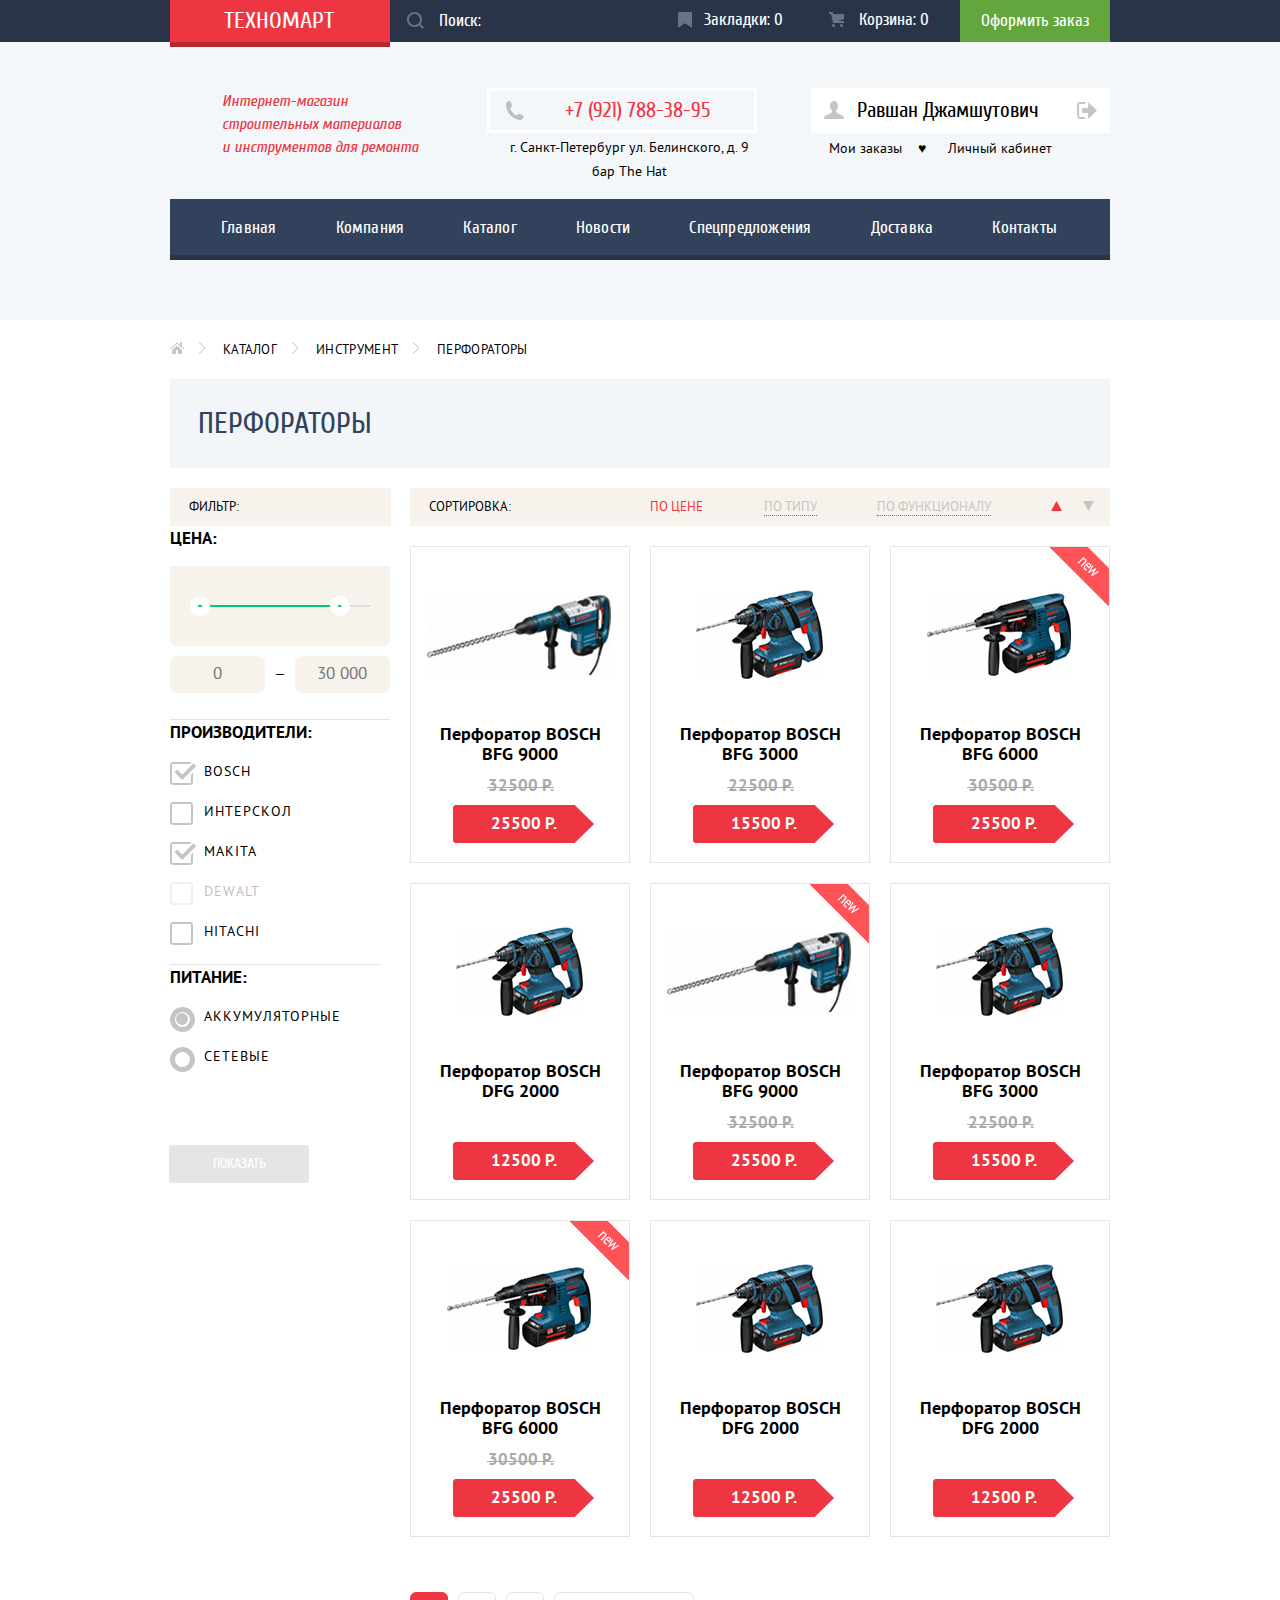
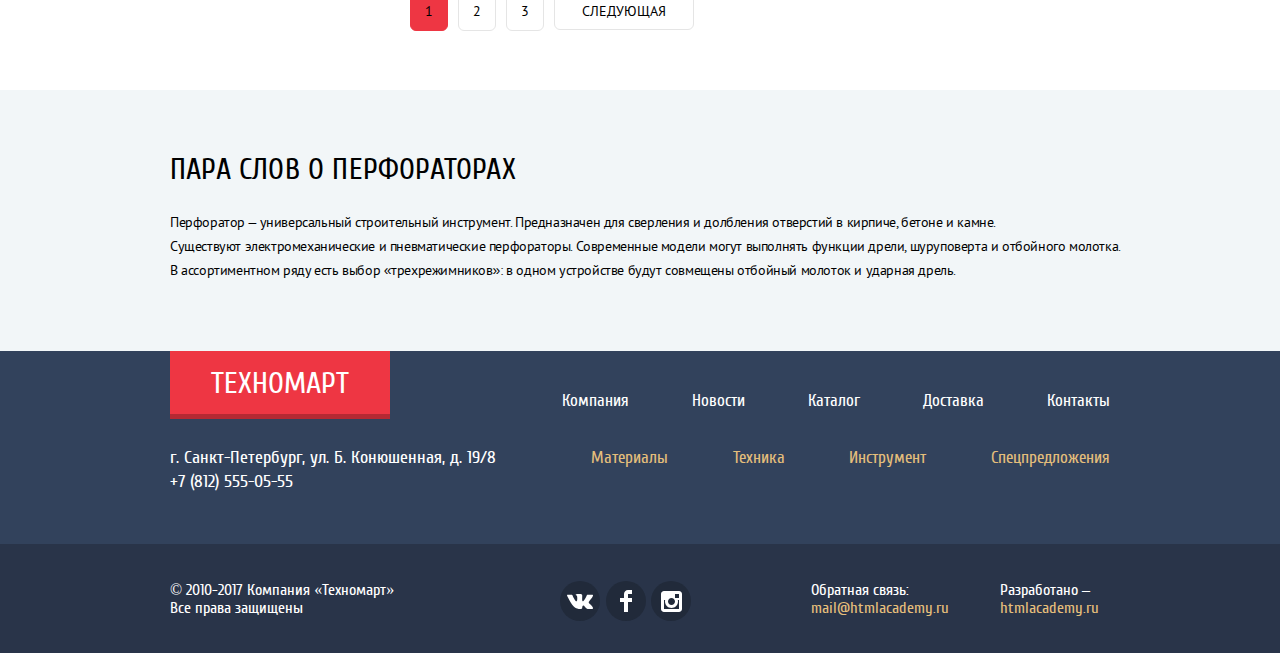
<file: catalog.min.html>
<!DOCTYPE html><html lang="en"><head><meta charset="UTF-8"><title>Кулешов А.В.: TECHNOMART</title><link rel="stylesheet" href="css/normalize.css"><link rel="stylesheet" href="css/style.min.css"></head><body><header class="header-technomart"><div class="container"><ul class="header-top"><li><a href="index.html">Техномарт</a></li><li><form class="form-search" action="https://echo.htmlacademy.ru" method="post"><label for="search-id" class="search-svg"><svg xmlns="http://www.w3.org/2000/svg" width="17px" height="17px" viewBox="0 0 17 17"><g><path fill="#6a7180" d="M17,15.586l-3.542-3.542C14.421,10.782,15,9.21,15,7.5C15,3.358,11.643,0,7.5,0C3.358,0,0,3.358,0,7.5
								C0,11.643,3.358,15,7.5,15c1.71,0,3.282-0.579,4.544-1.542L15.586,17L17,15.586z M2,7.5C2,4.467,4.467,2,7.5,2
								C10.532,2,13,4.467,13,7.5c0,3.032-2.468,5.5-5.5,5.5C4.467,13,2,10.532,2,7.5z"/></g></svg></label> <input class="header-search" id="search-id" type="text" name="search" placeholder="Поиск:"></form></li><li><a href="#"><svg xmlns="http://www.w3.org/2000/svg" width="14px" height="16px" viewBox="0 0 14 16"><path fill="#6a7180" d="M14,15c0,0.55-0.368,0.741-0.818,0.426l-5.363-3.765c-0.45-0.315-1.187-0.315-1.637,0l-5.364,3.765
              				C0.368,15.741,0,15.55,0,15V1c0-0.55,0.45-1,1-1h12c0.55,0,1,0.45,1,1V15z"/></svg> Закладки: 0</a></li><li><a href="#"><svg xmlns="http://www.w3.org/2000/svg" width="15px" height="15px" viewBox="0 0 15 15"><g><circle fill="#6a7180" cx="4.5" cy="13.5" r="1.5"/><circle fill="#6a7180" cx="12.5" cy="13.5" r="1.5"/><polygon fill="#6a7180" points="15,2 4.07,2 3.648,0 0,0 0,2 2.031,2 4.016,11 15,11 15,9 9.441,9 15,6.951"/></g></svg> Корзина: 0</a></li><li><a href="#">Оформить заказ</a></li></ul><ul class="header-middle"><li>Интернет-магазин<br>строительных материалов<br>и инструментов для ремонта</li><li><span class="header-tel">+7 (921) 788-38-95</span><span class="header-address">г. Санкт-Петербург ул. Белинского, д. 9 бар The Hat</span></li><li><a class="header-middle-user" href="#"><svg xmlns="http://www.w3.org/2000/svg" width="20px" height="18px" viewBox="0 0 20 18"><path fill="#c5c5c5" d="M17.881,14.166c-2.144-0.735-4.256-1.666-5.207-2.39c-0.657-0.501-0.77-1.618-0.517-2.415
							c1.118-0.903,1.864-2.477,1.864-4.278C14.021,2.276,12.221,0,10,0S5.979,2.276,5.979,5.083c0,1.801,0.746,3.374,1.863,4.277
							c0.253,0.798,0.141,1.915-0.517,2.416c-0.95,0.724-3.063,1.654-5.207,2.39S0,18,0,18h20C20,18,20.025,14.901,17.881,14.166z"/></svg> Равшан Джамшутович <svg xmlns="http://www.w3.org/2000/svg" width="21px" height="17px" viewBox="0 0 21 17"><g><polygon fill="#c5c5c5" points="21,8.5 12.125,0 12.125,6 6.125,6 6.125,11 12.125,11 12.125,17"/><path fill="#c5c5c5" d="M3.106,13.952V3.048c0.018-0.376,0.171-1.057,1.01-1.057h5.027V0H4.116C1.938,0,1.112,1.81,1.087,3.027
								v10.946C1.112,15.189,1.938,17,4.116,17h5.027v-1.99H4.116C3.277,15.01,3.124,14.327,3.106,13.952z"/></g></svg> </a><a class="my-orders" href="#">Мои заказы</a> &#9829; <a class="personal-account" href="#">Личный кабинет</a></li></ul><ul class="header-bottom"><li><a class="header-bottom-nav" href="index.html">Главная</a></li><li><a class="header-bottom-nav" href="#">Компания</a></li><li><a class="header-bottom-nav">Каталог</a></li><li><a class="header-bottom-nav" href="#">Новости</a></li><li><a class="header-bottom-nav" href="#">Спецпредложения</a></li><li><a class="header-bottom-nav" href="#">Доставка</a></li><li><a class="header-bottom-nav" href="#">Контакты</a></li></ul></div></header><main class="main-catalog"><div class="container"><ul class="breadcrumbs"><li><a class="home" href="index.html"><svg xmlns="http://www.w3.org/2000/svg" width="15px" height="12px" viewBox="0 0 15 12"><g><polygon fill="#C1C6CE" points="3,8 3,12 7,12 7,8 9,8 9,12 13,12 13,8 8,3.516"/><path fill="#C1C6CE" d="M14.831,6.365L13,4.751V0h-2v2.987L8.332,0.635c-0.02-0.017-0.043-0.023-0.064-0.037
								c-0.026-0.018-0.052-0.035-0.08-0.047C8.156,0.539,8.125,0.533,8.093,0.527C8.062,0.521,8.032,0.515,8,0.515
								c-0.031,0-0.061,0.006-0.092,0.012C7.875,0.533,7.845,0.539,7.813,0.552C7.785,0.563,7.76,0.581,7.733,0.598
								c-0.021,0.014-0.045,0.02-0.064,0.037l-6.498,5.73C0.964,6.548,0.944,6.864,1.126,7.071C1.225,7.183,1.363,7.24,1.501,7.24
								c0.118,0,0.236-0.041,0.331-0.125L8,1.677l6.169,5.438C14.265,7.199,14.383,7.24,14.5,7.24c0.139,0,0.276-0.058,0.375-0.169
								C15.058,6.864,15.038,6.548,14.831,6.365z"/></g></svg></a></li><li><a href="#">Каталог</a></li><li><a href="#">Инструмент</a></li><li><a>Перфораторы</a></li></ul><div class="popular"><h2>Перфораторы</h2></div></div><div class="container"><section class="filter-technomart"><h2 class="visually-hidden">Выбор перфоратора!</h2><ul class="filter-name"><li>Фильтр:</li></ul><form class="filter-form" action="http://echo.htmlacademy.ru" method="get"><fieldset class="filter-fieldset"><legend class="price-legend">Цена:</legend><ul class="technomart-ul"><li class="range-filter"><div class="range-controls"><div class="scale"><div class="bar"></div></div><div class="toggle min-toggle"></div><div class="toggle max-toggle"></div></div><div class="price-controls"><input class="form-input-catalog min-price" type="text" placeholder="0"> <span>&#8211;</span> <input class="form-input-catalog max-price" type="text" placeholder="30 000"></div></li></ul></fieldset><fieldset class="filter-fieldset"><legend class="producers-legend">Производители:</legend><ul class="technomart-ul producers-ul"><li><input class="visually-hidden filter-input-checkbox" type="checkbox" name="bosch" id="bosch-id" value="Bosch" checked="checked"><label class="filter-label-checkbox" for="bosch-id">Bosch</label></li><li><input class="visually-hidden filter-input-checkbox" type="checkbox" name="интерскол" id="interschol-id" value="Интерскол"><label class="filter-label-checkbox" for="interschol-id">Интерскол</label></li><li><input class="visually-hidden filter-input-checkbox" type="checkbox" name="makita" id="makita-id" value="Makita" checked="checked"><label class="filter-label-checkbox" for="makita-id">Makita</label></li><li><input class="visually-hidden filter-input-checkbox" type="checkbox" name="dewalt" id="dewalt-id" value="Dewalt" disabled="disabled"><label class="filter-label-checkbox" for="dewalt-id">Dewalt</label></li><li><input class="visually-hidden filter-input-checkbox" type="checkbox" name="hitachi" id="hitachi-id" value="Hitachi"><label class="filter-label-checkbox" for="hitachi-id">Hitachi</label></li></ul></fieldset><fieldset class="filter-fieldset"><legend class="accumulator-legend">Питание:</legend><ul class="technomart-ul accumulator-ul"><li><input class="visually-hidden filter-input-radio" type="radio" name="accumulator" id="battery-id" value="Адаптивная" checked="checked"><label class="filter-label-radio" for="battery-id">Аккумуляторные</label></li><li><input class="visually-hidden filter-input-radio" type="radio" name="accumulator" id="network-id" value="Фиксированная"><label class="filter-label-radio" for="network-id">Сетевые</label></li></ul></fieldset><button type="submit" class="button-technomart">Показать</button></form></section><section class="popular-goods-catalog"><h2 class="visually-hidden">Здесь вы можете рассмотреть товар в подробности!</h2><ul class="technomart-ul filter-name"><li>Сортировка:</li><li><a class="on-price">По цене</a></li><li><a class="on-type" href="#">По типу</a></li><li><a class="on-functionality" href="#">По функционалу</a></li><li><ul class="up-down"><li><a><span class="visually-hidden">Вверх</span> <svg xmlns="http://www.w3.org/2000/svg" width="11px" height="10px"><polygon fill="#ee3643" points="5.5,0 0,10 11,10 "/></svg></a></li><li><a href="#"><span class="visually-hidden">Вниз</span> <svg xmlns="http://www.w3.org/2000/svg" width="11px" height="10px"><polyline fill="#c5c5c5" points="5.5,10 0,0 11,0 "/></svg></a></li></ul></li></ul><article class="goods-cards"><h2 class="visually-hidden">Пробуждение с огоньком!</h2><div class="popup-goods-cards"><button class="button-popup"><svg xmlns="http://www.w3.org/2000/svg" width="15px" height="15px" viewBox="0 0 15 15"><g><circle fill="#6a7180" cx="4.5" cy="13.5" r="1.5"/><circle fill="#6a7180" cx="12.5" cy="13.5" r="1.5"/><polygon fill="#6a7180" points="15,2 4.07,2 3.648,0 0,0 0,2 2.031,2 4.016,11 15,11 15,9 9.441,9 15,6.951"/></g></svg> Купить</button> <a class="button-popup" href="#">В закладки</a></div><div class="img-snippet"><img src="img/snippet-1.jpg" width="184" height="164" alt="Перфоратор BOSCH BFG 9000"></div><p>Перфоратор BOSCH<br>BFG 9000<span>32500 p.</span></p><button class="button-goods-cards">25500 p.</button></article><article class="goods-cards"><h2 class="visually-hidden">Пробуждение с грубой мощью!</h2><div class="popup-goods-cards"><button class="button-popup"><svg xmlns="http://www.w3.org/2000/svg" width="15px" height="15px" viewBox="0 0 15 15"><g><circle fill="#6a7180" cx="4.5" cy="13.5" r="1.5"/><circle fill="#6a7180" cx="12.5" cy="13.5" r="1.5"/><polygon fill="#6a7180" points="15,2 4.07,2 3.648,0 0,0 0,2 2.031,2 4.016,11 15,11 15,9 9.441,9 15,6.951"/></g></svg> Купить</button> <a class="button-popup" href="#">В закладки</a></div><div class="img-snippet"><img src="img/snippet-2.jpg" width="127" height="112" alt="Перфоратор BOSCH BFG 3000"></div><p>Перфоратор BOSCH<br>BFG 3000<span>22500 p.</span></p><button class="button-goods-cards">15500 p.</button></article><article class="goods-cards"><h2 class="visually-hidden">Пробуждение неугомонное, когда вы так сладко спите!</h2><div class="popup-goods-cards"><button class="button-popup"><svg xmlns="http://www.w3.org/2000/svg" width="15px" height="15px" viewBox="0 0 15 15"><g><circle fill="#6a7180" cx="4.5" cy="13.5" r="1.5"/><circle fill="#6a7180" cx="12.5" cy="13.5" r="1.5"/><polygon fill="#6a7180" points="15,2 4.07,2 3.648,0 0,0 0,2 2.031,2 4.016,11 15,11 15,9 9.441,9 15,6.951"/></g></svg> Купить</button> <a class="button-popup" href="#">В закладки</a></div><div class="img-snippet"><img src="img/snippet-3.jpg" width="144" height="128" alt="Перфоратор BOSCH BFG 6000"></div><p>Перфоратор BOSCH<br>BFG 6000<span>30500 p.</span></p><button class="button-goods-cards">25500 p.</button></article><article class="goods-cards"><h2 class="visually-hidden">Пробуждение которое вы будите помнить всю жизнь!</h2><div class="popup-goods-cards"><button class="button-popup"><svg xmlns="http://www.w3.org/2000/svg" width="15px" height="15px" viewBox="0 0 15 15"><g><circle fill="#6a7180" cx="4.5" cy="13.5" r="1.5"/><circle fill="#6a7180" cx="12.5" cy="13.5" r="1.5"/><polygon fill="#6a7180" points="15,2 4.07,2 3.648,0 0,0 0,2 2.031,2 4.016,11 15,11 15,9 9.441,9 15,6.951"/></g></svg> Купить</button> <a class="button-popup" href="#">В закладки</a></div><div class="img-snippet"><img src="img/snippet-4.jpg" width="127" height="112" alt="Перфоратор BOSCH DFG 2000"></div><p>Перфоратор BOSCH<br>DFG 2000</p><button class="button-goods-cards">12500 p.</button></article><article class="goods-cards"><h2 class="visually-hidden">Пробуждение с огоньком!</h2><div class="popup-goods-cards"><button class="button-popup"><svg xmlns="http://www.w3.org/2000/svg" width="15px" height="15px" viewBox="0 0 15 15"><g><circle fill="#6a7180" cx="4.5" cy="13.5" r="1.5"/><circle fill="#6a7180" cx="12.5" cy="13.5" r="1.5"/><polygon fill="#6a7180" points="15,2 4.07,2 3.648,0 0,0 0,2 2.031,2 4.016,11 15,11 15,9 9.441,9 15,6.951"/></g></svg> Купить</button> <a class="button-popup" href="#">В закладки</a></div><div class="img-snippet"><img src="img/snippet-1.jpg" width="184" height="164" alt="Перфоратор BOSCH BFG 9000"></div><p>Перфоратор BOSCH<br>BFG 9000<span>32500 p.</span></p><button class="button-goods-cards">25500 p.</button></article><article class="goods-cards"><h2 class="visually-hidden">Пробуждение с грубой мощью!</h2><div class="popup-goods-cards"><button class="button-popup"><svg xmlns="http://www.w3.org/2000/svg" width="15px" height="15px" viewBox="0 0 15 15"><g><circle fill="#6a7180" cx="4.5" cy="13.5" r="1.5"/><circle fill="#6a7180" cx="12.5" cy="13.5" r="1.5"/><polygon fill="#6a7180" points="15,2 4.07,2 3.648,0 0,0 0,2 2.031,2 4.016,11 15,11 15,9 9.441,9 15,6.951"/></g></svg> Купить</button> <a class="button-popup" href="#">В закладки</a></div><div class="img-snippet"><img src="img/snippet-2.jpg" width="127" height="112" alt="Перфоратор BOSCH BFG 3000"></div><p>Перфоратор BOSCH<br>BFG 3000<span>22500 p.</span></p><button class="button-goods-cards">15500 p.</button></article><article class="goods-cards"><h2 class="visually-hidden">Пробуждение неугомонное, когда вы так сладко спите!</h2><div class="popup-goods-cards"><button class="button-popup"><svg xmlns="http://www.w3.org/2000/svg" width="15px" height="15px" viewBox="0 0 15 15"><g><circle fill="#6a7180" cx="4.5" cy="13.5" r="1.5"/><circle fill="#6a7180" cx="12.5" cy="13.5" r="1.5"/><polygon fill="#6a7180" points="15,2 4.07,2 3.648,0 0,0 0,2 2.031,2 4.016,11 15,11 15,9 9.441,9 15,6.951"/></g></svg> Купить</button> <a class="button-popup" href="#">В закладки</a></div><div class="img-snippet"><img src="img/snippet-3.jpg" width="144" height="128" alt="Перфоратор BOSCH BFG 6000"></div><p>Перфоратор BOSCH<br>BFG 6000<span>30500 p.</span></p><button class="button-goods-cards">25500 p.</button></article><article class="goods-cards"><h2 class="visually-hidden">Пробуждение которое вы будите помнить всю жизнь!</h2><div class="popup-goods-cards"><button class="button-popup"><svg xmlns="http://www.w3.org/2000/svg" width="15px" height="15px" viewBox="0 0 15 15"><g><circle fill="#6a7180" cx="4.5" cy="13.5" r="1.5"/><circle fill="#6a7180" cx="12.5" cy="13.5" r="1.5"/><polygon fill="#6a7180" points="15,2 4.07,2 3.648,0 0,0 0,2 2.031,2 4.016,11 15,11 15,9 9.441,9 15,6.951"/></g></svg> Купить</button> <a class="button-popup" href="#">В закладки</a></div><div class="img-snippet"><img src="img/snippet-4.jpg" width="127" height="112" alt="Перфоратор BOSCH DFG 2000"></div><p>Перфоратор BOSCH<br>DFG 2000</p><button class="button-goods-cards">12500 p.</button></article><article class="goods-cards"><h2 class="visually-hidden">Пробуждение которое вы будите помнить всю жизнь!</h2><div class="popup-goods-cards"><button class="button-popup"><svg xmlns="http://www.w3.org/2000/svg" width="15px" height="15px" viewBox="0 0 15 15"><g><circle fill="#6a7180" cx="4.5" cy="13.5" r="1.5"/><circle fill="#6a7180" cx="12.5" cy="13.5" r="1.5"/><polygon fill="#6a7180" points="15,2 4.07,2 3.648,0 0,0 0,2 2.031,2 4.016,11 15,11 15,9 9.441,9 15,6.951"/></g></svg> Купить</button> <a class="button-popup" href="#">В закладки</a></div><div class="img-snippet"><img src="img/snippet-4.jpg" width="127" height="112" alt="Перфоратор BOSCH DFG 2000"></div><p>Перфоратор BOSCH<br>DFG 2000</p><button class="button-goods-cards">12500 p.</button></article><ul class="pagination-list"><li><a class="current-pagination-list">1</a></li><li><a href="#">2</a></li><li><a href="#">3</a></li><li><button class="button-pagination-list">Следующая</button></li></ul></section></div><section class="additional-information"><div class="container"><h2>ПАРА СЛОВ О ПЕРФОРАТОРАХ</h2><p>Перфоратор &#8211; универсальный строительный инструмент. Предназначен для сверления и долбления отверстий в кирпиче, бетоне и камне.<br>Существуют электромеханические и пневматические перфораторы. Современные модели могут выполнять функции дрели, шуруповерта и отбойного молотка. В ассортиментном ряду есть выбор «трехрежимников»: в одном устройстве будут совмещены отбойный молоток и ударная дрель.</p></div></section></main><footer class="footer-technomart"><div class="container"><ul class="footer-top"><li><a href="index.html">Техномарт</a></li><li><a href="#">Компания</a></li><li><a href="#">Новости</a></li><li><a>Каталог</a></li><li><a href="#">Доставка</a></li><li><a href="#">Контакты</a></li></ul><ul class="footer-middle"><li>г. Санкт-Петербург, ул. Б. Конюшенная, д. 19/8<br>+7 (812) 555-05-55</li><li><a href="#">Материалы</a></li><li><a href="#">Техника</a></li><li><a href="#">Инструмент</a></li><li><a href="#">Спецпредложения</a></li></ul><ul class="footer-bottom"><li>&#169; 2010-2017 Компания &#171;Техномарт&#187;<br>Все права защищены</li><li><ul class="social-btn"><li><a class="social-button" href="https://vk.com/kuleshovaleksei"><span class="visually-hidden">Вконтакте</span> <svg xmlns="http://www.w3.org/2000/svg" width="26px" height="15px" viewBox="0 0 26 15"><path fill="#FFFFFF" d="M16.138,11.51c0.956-0.309,2.18,2.04,3.483,2.939c0.978,0.681,1.727,0.534,1.727,0.534l3.473-0.05
									c0,0,1.815-0.112,0.957-1.554c-0.071-0.12-0.503-1.069-2.585-3.022c-2.177-2.043-1.882-1.712,0.739-5.244
									c1.597-2.153,2.236-3.468,2.036-4.028c-0.192-0.539-1.365-0.399-1.365-0.399L20.69,0.713c-0.381,0.001-0.704,0.119-0.851,0.515
									c-0.003,0.004-0.621,1.666-1.445,3.079c-1.741,2.989-2.436,3.148-2.724,2.961c-0.661-0.433-0.494-1.737-0.494-2.664
									c0-2.897,0.432-4.105-0.846-4.417c-0.427-0.104-0.739-0.172-1.828-0.182c-1.392-0.021-2.574,0-3.244,0.329
									c-0.445,0.223-0.786,0.712-0.579,0.74c0.26,0.035,0.843,0.16,1.155,0.586c0.401,0.552,0.389,1.789,0.389,1.789
									s0.229,3.411-0.54,3.834c-0.528,0.29-1.25-0.302-2.803-3.016C6.087,2.879,5.488,1.345,5.488,1.345S5.372,1.06,5.162,0.904
									C4.912,0.719,4.562,0.66,4.562,0.66L0.848,0.684c0,0-0.558,0.016-0.763,0.262C-0.097,1.164,0.07,1.614,0.07,1.614
									s2.909,6.881,6.203,10.347c3.02,3.182,6.452,2.971,6.452,2.971h1.555c0,0,0.469-0.054,0.709-0.312
									c0.224-0.24,0.214-0.691,0.214-0.691S15.172,11.82,16.138,11.51z"/></svg></a></li><li><a class="social-button" href="#"><span class="visually-hidden">Фейсбук</span> <svg xmlns="http://www.w3.org/2000/svg" width="12px" height="22px" viewBox="0 0 12 22"><path fill="#FFFFFF" d="M12,4V0H8C5.791,0,4,1.791,4,4v4H0v4h4v10h4V12h4V8H8V4H12z"/></svg></a></li><li><a class="social-button" href="https://www.instagram.com/kuleshovaleksei777/"><span class="visually-hidden">Инстаграм</span> <svg xmlns="http://www.w3.org/2000/svg" width="21px" height="21px" viewBox="0 0 21 21"><path fill="#FFFFFF" d="M18,0H3C1.35,0,0,1.35,0,3v15c0,1.65,1.35,3,3,3h15c1.65,0,3-1.35,3-3V3C21,1.35,19.65,0,18,0z M10.5,7
									c1.93,0,3.5,1.57,3.5,3.5S12.43,14,10.5,14S7,12.43,7,10.5S8.57,7,10.5,7z M18,18H3V9h1.181C4.067,9.482,4,9.983,4,10.5
									c0,3.59,2.91,6.5,6.5,6.5s6.5-2.91,6.5-6.5c0-0.517-0.066-1.018-0.181-1.5H18V18z M18,7h-4V3h4V7z"/></svg></a></li></ul></li><li>Обратная связь:<br><a href="#">mail@htmlacademy.ru</a></li><li>Разработано	&#8211;<br><a href="#">htmlacademy.ru</a></li></ul></div></footer></body></html>
</file>
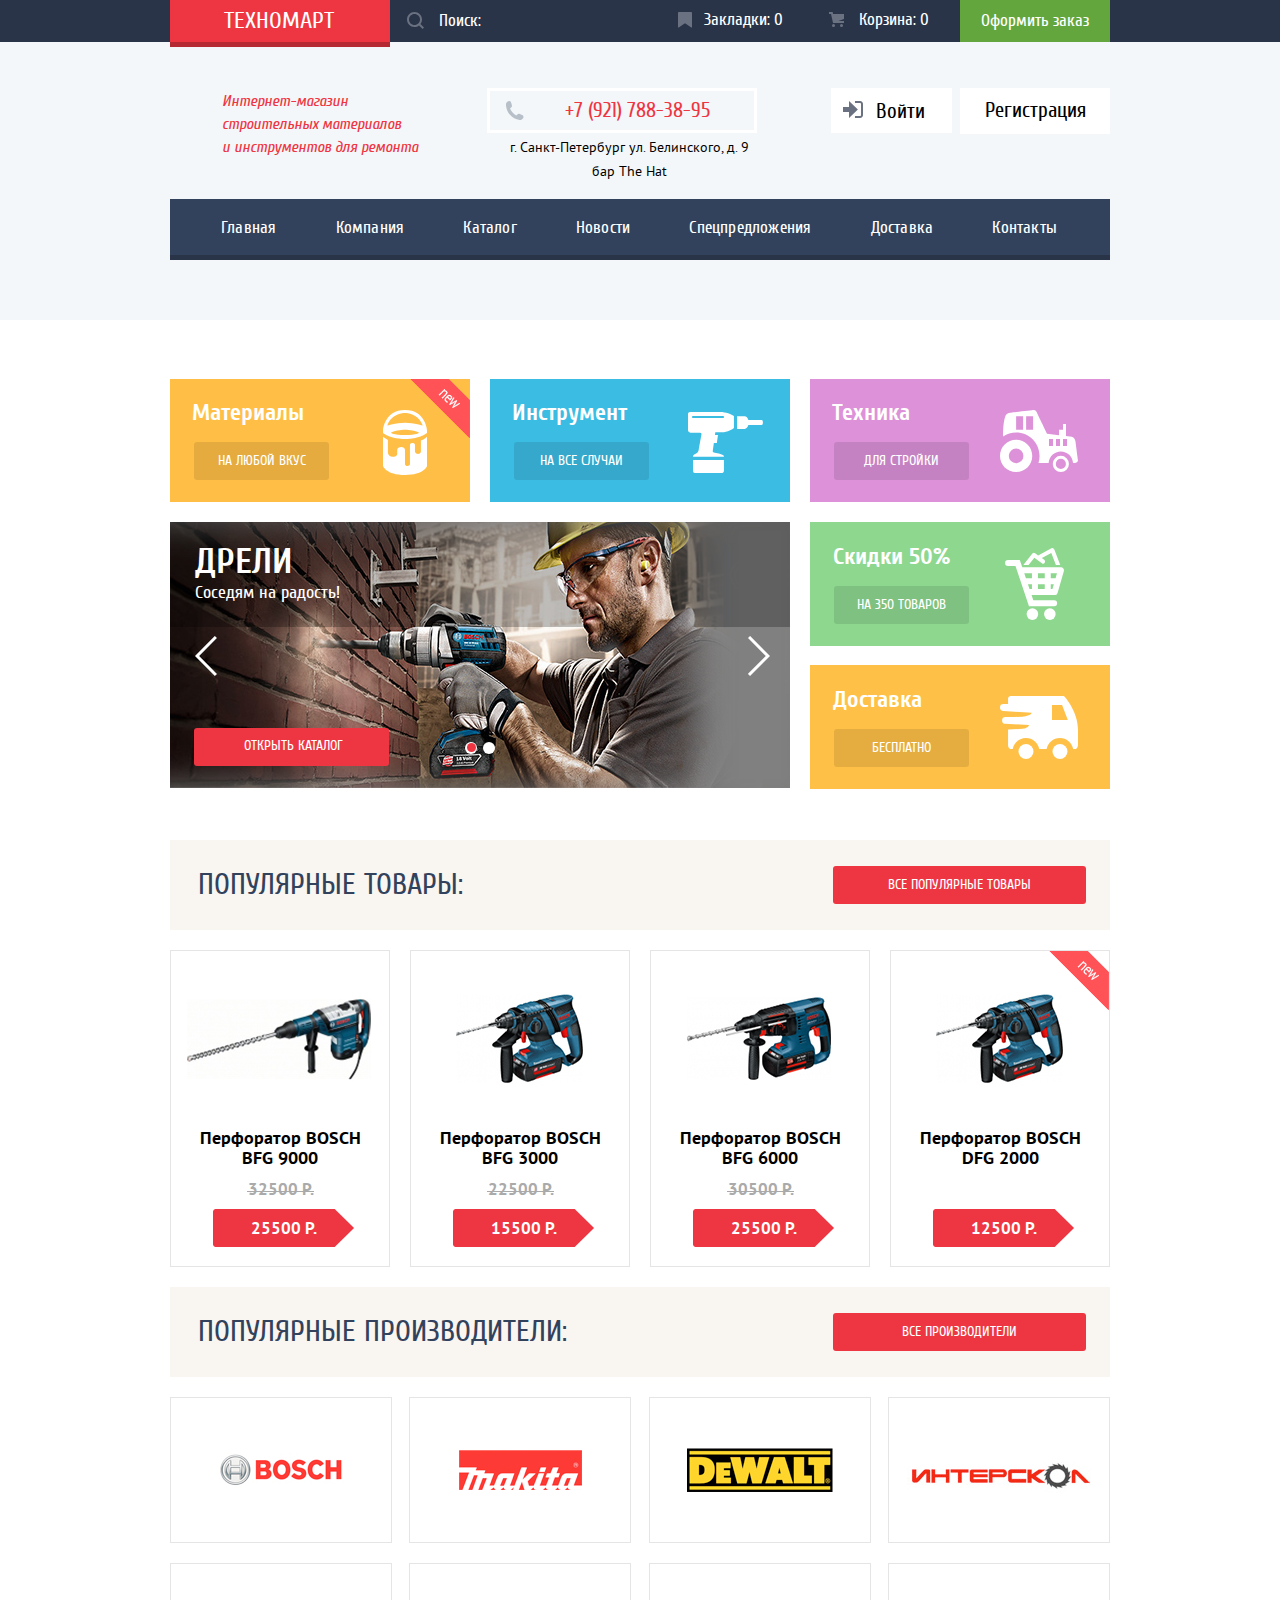
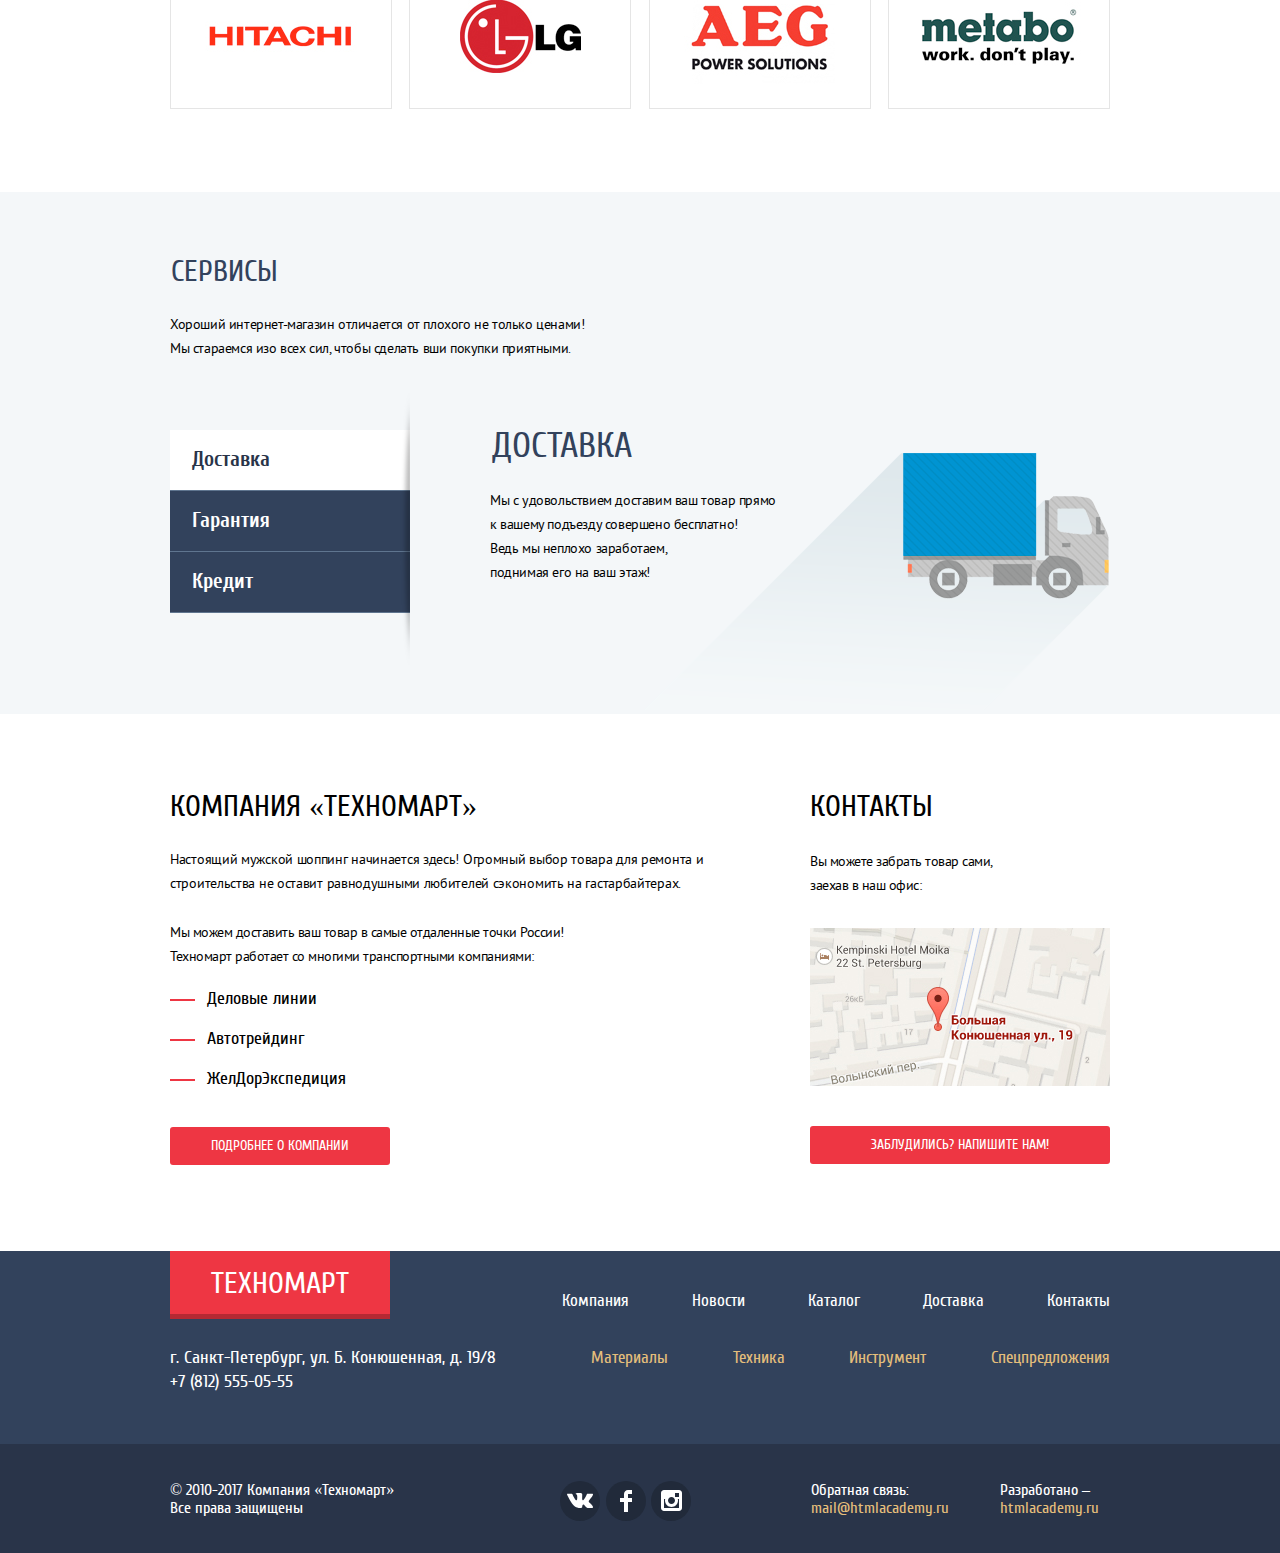
<file: index.min.html>
<!DOCTYPE html><html lang="en"><head><meta charset="UTF-8"><title>Кулешов А.В.: TECHNOMART</title><link rel="stylesheet" href="css/normalize.css"><link rel="stylesheet" href="css/style.min.css"></head><body><header class="header-technomart"><div class="container"><ul class="header-top"><li><a>Техномарт</a></li><li><form class="form-search" action="https://echo.htmlacademy.ru" method="post"><label for="search-id" class="search-svg"><svg xmlns="http://www.w3.org/2000/svg" width="17px" height="17px" viewBox="0 0 17 17"><g><path fill="#6a7180" d="M17,15.586l-3.542-3.542C14.421,10.782,15,9.21,15,7.5C15,3.358,11.643,0,7.5,0C3.358,0,0,3.358,0,7.5
								C0,11.643,3.358,15,7.5,15c1.71,0,3.282-0.579,4.544-1.542L15.586,17L17,15.586z M2,7.5C2,4.467,4.467,2,7.5,2
								C10.532,2,13,4.467,13,7.5c0,3.032-2.468,5.5-5.5,5.5C4.467,13,2,10.532,2,7.5z"/></g></svg></label> <input class="header-search" id="search-id" type="text" name="search" placeholder="Поиск:"></form></li><li><a href="#"><svg xmlns="http://www.w3.org/2000/svg" width="14px" height="16px" viewBox="0 0 14 16"><path fill="#6a7180" d="M14,15c0,0.55-0.368,0.741-0.818,0.426l-5.363-3.765c-0.45-0.315-1.187-0.315-1.637,0l-5.364,3.765
              				C0.368,15.741,0,15.55,0,15V1c0-0.55,0.45-1,1-1h12c0.55,0,1,0.45,1,1V15z"/></svg> Закладки: 0</a></li><li><a href="#"><svg xmlns="http://www.w3.org/2000/svg" width="15px" height="15px" viewBox="0 0 15 15"><g><circle fill="#6a7180" cx="4.5" cy="13.5" r="1.5"/><circle fill="#6a7180" cx="12.5" cy="13.5" r="1.5"/><polygon fill="#6a7180" points="15,2 4.07,2 3.648,0 0,0 0,2 2.031,2 4.016,11 15,11 15,9 9.441,9 15,6.951"/></g></svg> Корзина: 0</a></li><li><a href="#">Оформить заказ</a></li></ul><ul class="header-middle"><li>Интернет-магазин<br>строительных материалов<br>и инструментов для ремонта</li><li><span class="header-tel">+7 (921) 788-38-95</span><span class="header-address">г. Санкт-Петербург ул. Белинского, д. 9 бар The Hat</span></li><li><a class="header-middle-in" href="#"><svg xmlns="http://www.w3.org/2000/svg" width="20px" height="17px" viewBox="0 0 20 17"><g><polygon fill="#6a7180" points="14.875,8.5 6,0 6,6 0,6 0,11 6,11 6,17"/></g><path fill="#6a7180" d="M16.986,15.01h-5.027V17h5.027c2.178,0,3.004-1.81,3.029-3.026V3.028C19.99,1.811,19.164,0,16.986,0h-5.027
						v1.99h5.027c0.839,0,0.992,0.681,1.01,1.057v10.904C17.979,14.327,17.825,15.01,16.986,15.01z"/></svg> Войти</a></li><li><a class="header-middle-registration" href="#">Регистрация</a></li></ul><ul class="header-bottom"><li><a class="header-bottom-nav" href="#">Главная</a></li><li><a class="header-bottom-nav" href="#">Компания</a></li><li><a class="header-bottom-nav" href="catalog.html">Каталог</a></li><li><a class="header-bottom-nav" href="#">Новости</a></li><li><a class="header-bottom-nav" href="#">Спецпредложения</a></li><li><a class="header-bottom-nav" href="#">Доставка</a></li><li><a class="header-bottom-nav" href="#">Контакты</a></li></ul></div></header><main><section class="only-for-men container"><h1 class="visually-hidden">Все то что подымает настоящего мужчину с дивана!</h1><article class="male-freedom"><h3>Материалы</h3><button class="button-technomart">На любой вкус</button></article><article class="male-freedom"><h3>Инструмент</h3><button class="button-technomart">На все случаи</button></article><article class="male-freedom"><h3>Техника</h3><button class="button-technomart">Для стройки</button></article><article class="male-freedom-slider"><input class="visually-hidden" type="radio" name="slider" id="btn-one" checked="checked"> <input class="visually-hidden" type="radio" name="slider" id="btn-two"><div class="freedom-slider freedom-slider-shadow"><div class="box-shadow shadow-one"><h3>Дрели</h3><p>Соседям на радость!</p></div><img class="bosch-one" src="img/bosch-1.jpg" width="620" height="266" alt="Дрели"></div><div class="freedom-slider"><div class="box-shadow shadow-two"><h3>Перфораторы</h3><p>Настоящие мужские игрушки</p></div><img class="bosch-two" src="img/bosch-2.jpg" width="620" height="266" alt="Перфораторы"></div><div class="slider-controls"><label class="img-radio-left" for="btn-one"></label> <label class="img-radio-right" for="btn-two"></label></div><a class="button-technomart" href="#">Открыть каталог</a></article><div class="column-right"><article class="male-freedom"><h3>Скидки 50%</h3><button class="button-technomart">На 350 товаров</button></article><article class="male-freedom"><h3>Доставка</h3><button class="button-technomart">Бесплатно</button></article></div></section><section class="popular-goods container"><h2 class="visually-hidden">Настоящее пробуждения по утрам!</h2><div class="popular"><h2>Популярные товары:</h2><button class="button-technomart">Все популярные товары</button></div><article class="goods-cards"><h2 class="visually-hidden">Пробуждение с огоньком!</h2><div class="popup-goods-cards"><button class="button-popup"><svg xmlns="http://www.w3.org/2000/svg" width="15px" height="15px" viewBox="0 0 15 15"><g><circle fill="#6a7180" cx="4.5" cy="13.5" r="1.5"/><circle fill="#6a7180" cx="12.5" cy="13.5" r="1.5"/><polygon fill="#6a7180" points="15,2 4.07,2 3.648,0 0,0 0,2 2.031,2 4.016,11 15,11 15,9 9.441,9 15,6.951"/></g></svg> Купить</button> <a class="button-popup" href="#">В закладки</a></div><div class="img-snippet"><img src="img/snippet-1.jpg" width="184" height="164" alt="Перфоратор BOSCH BFG 9000"></div><p>Перфоратор BOSCH<br>BFG 9000<span>32500 p.</span></p><button class="button-goods-cards">25500 p.</button></article><article class="goods-cards"><h2 class="visually-hidden">Пробуждение с грубой мощью!</h2><div class="popup-goods-cards"><button class="button-popup"><svg xmlns="http://www.w3.org/2000/svg" width="15px" height="15px" viewBox="0 0 15 15"><g><circle fill="#6a7180" cx="4.5" cy="13.5" r="1.5"/><circle fill="#6a7180" cx="12.5" cy="13.5" r="1.5"/><polygon fill="#6a7180" points="15,2 4.07,2 3.648,0 0,0 0,2 2.031,2 4.016,11 15,11 15,9 9.441,9 15,6.951"/></g></svg> Купить</button> <a class="button-popup" href="#">В закладки</a></div><div class="img-snippet"><img src="img/snippet-2.jpg" width="127" height="112" alt="Перфоратор BOSCH BFG 3000"></div><p>Перфоратор BOSCH<br>BFG 3000<span>22500 p.</span></p><button class="button-goods-cards">15500 p.</button></article><article class="goods-cards"><h2 class="visually-hidden">Пробуждение неугомонное, когда вы так сладко спите!</h2><div class="popup-goods-cards"><button class="button-popup"><svg xmlns="http://www.w3.org/2000/svg" width="15px" height="15px" viewBox="0 0 15 15"><g><circle fill="#6a7180" cx="4.5" cy="13.5" r="1.5"/><circle fill="#6a7180" cx="12.5" cy="13.5" r="1.5"/><polygon fill="#6a7180" points="15,2 4.07,2 3.648,0 0,0 0,2 2.031,2 4.016,11 15,11 15,9 9.441,9 15,6.951"/></g></svg> Купить</button> <a class="button-popup" href="#">В закладки</a></div><div class="img-snippet"><img src="img/snippet-3.jpg" width="144" height="128" alt="Перфоратор BOSCH BFG 6000"></div><p>Перфоратор BOSCH<br>BFG 6000<span>30500 p.</span></p><button class="button-goods-cards">25500 p.</button></article><article class="goods-cards"><h2 class="visually-hidden">Пробуждение которое вы будите помнить всю жизнь!</h2><div class="popup-goods-cards"><button class="button-popup"><svg xmlns="http://www.w3.org/2000/svg" width="15px" height="15px" viewBox="0 0 15 15"><g><circle fill="#6a7180" cx="4.5" cy="13.5" r="1.5"/><circle fill="#6a7180" cx="12.5" cy="13.5" r="1.5"/><polygon fill="#6a7180" points="15,2 4.07,2 3.648,0 0,0 0,2 2.031,2 4.016,11 15,11 15,9 9.441,9 15,6.951"/></g></svg> Купить</button> <a class="button-popup" href="#">В закладки</a></div><div class="img-snippet"><img src="img/snippet-4.jpg" width="127" height="112" alt="Перфоратор BOSCH DFG 2000"></div><p>Перфоратор BOSCH<br>DFG 2000</p><button class="button-goods-cards">12500 p.</button></article></section><section class="popular-producers container"><h2 class="visually-hidden">А это те кто спонсирует ваше пробуждение по утрам!</h2><div class="popular"><h2>Популярные производители:</h2><button class="button-technomart">Все производители</button></div><ul class="popular-producers-table"><li><a href="#"><img src="img/bosch.jpg" width="126" height="37" alt="BOSCH"></a></li><li><a href="#"><img src="img/makita.jpg" width="123" height="40" alt="MAKITA"></a></li><li><a href="#"><img src="img/dewalt.jpg" width="146" height="44" alt="DEWALT"></a></li><li><a href="#"><img src="img/interscol.jpg" width="200" height="88" alt="ИНТЕРСКОЛ"></a></li><li><a href="#"><img src="img/hitachi.jpg" width="169" height="31" alt="HITACHI"></a></li><li><a href="#"><img src="img/lg.jpg" width="121" height="73" alt="LG"></a></li><li><a href="#"><img src="img/aeg.jpg" width="151" height="96" alt="AEG"></a></li><li><a href="#"><img src="img/metabo.jpg" width="204" height="69" alt="METABO"></a></li></ul></section><section class="services"><div class="services-block container"><h2>Сервисы</h2><p>Хороший интернет-магазин отличается от плохого не только ценами!<br>Мы стараемся изо всех сил, чтобы сделать вши покупки приятными.</p><input class="visually-hidden" type="radio" name="service" id="btn-four" checked="checked"> <input class="visually-hidden" type="radio" name="service" id="btn-five"> <input class="visually-hidden" type="radio" name="service" id="btn-six"><div class="service-slider delivery"><h2>Доставка</h2><p>Мы с удовольствием доставим ваш товар прямо<br>к вашему подъезду совершено бесплатно!<br>Ведь мы неплохо заработаем,<br>поднимая его на ваш этаж!</p></div><div class="service-slider guarantee"><h2>Гарантия</h2><p>Если купленный у нас товар поломается или заискрит,<br>а также в случае пожара, спровоцированного его возгаранием,<br>вы всегда можете быть уверенны в нашей гарантии. Мы обменяем<br>сгоревший товар на новый.<br>Дом уж восстановите как-нибудь сами.</p></div><div class="service-slider credit"><h2>Кредит</h2><p>Залезть в долговую яму стало проще!<br>Кредитные консультанты придут вам на помощь.</p><button class="button-technomart">Отправить заявку</button></div><div class="services-controls"><label for="btn-four">Доставка</label> <label for="btn-five">Гарантия</label> <label for="btn-six">Кредит</label></div></div></section><section class="about-the-company container"><div class="about-the-company-left"><h2>Компания &#171;Техномарт&#187;</h2><p>Настоящий мужской шоппинг начинается здесь! Огромный выбор товара для ремонта и строительства не оставит равнодушными любителей сэкономить на гастарбайтерах.</p><p>Мы можем доставить ваш товар в самые отдаленные точки России!<br>Техномарт работает со многими транспортными компаниями:</p><ul class="transport-companies"><li>Деловые линии</li><li>Автотрейдинг</li><li>ЖелДорЭкспедиция</li></ul><button class="button-technomart">Подробнее о компании</button></div><div class="about-the-company-right"><h2>Контакты</h2><p>Вы можете забрать товар сами,<br>заехав в наш офис:</p><a class="img-map-one" href="#"><img src="img/map-one.jpg" width="300" height="158" alt="г. Санкт-Петербург, ул. Б.Конюшенная, д. 19/8"> </a><button class="button-technomart write-us-open">Заблудились? Напишите нам!</button></div></section></main><footer class="footer-technomart"><div class="container"><ul class="footer-top"><li><a>Техномарт</a></li><li><a href="#">Компания</a></li><li><a href="#">Новости</a></li><li><a href="catalog.html">Каталог</a></li><li><a href="#">Доставка</a></li><li><a href="#">Контакты</a></li></ul><ul class="footer-middle"><li>г. Санкт-Петербург, ул. Б. Конюшенная, д. 19/8<br>+7 (812) 555-05-55</li><li><a href="#">Материалы</a></li><li><a href="#">Техника</a></li><li><a href="#">Инструмент</a></li><li><a href="#">Спецпредложения</a></li></ul><ul class="footer-bottom"><li>&#169; 2010-2017 Компания &#171;Техномарт&#187;<br>Все права защищены</li><li><ul class="social-btn"><li><a class="social-button" href="https://vk.com/kuleshovaleksei"><span class="visually-hidden">Вконтакте</span> <svg xmlns="http://www.w3.org/2000/svg" width="26px" height="15px" viewBox="0 0 26 15"><path fill="#FFFFFF" d="M16.138,11.51c0.956-0.309,2.18,2.04,3.483,2.939c0.978,0.681,1.727,0.534,1.727,0.534l3.473-0.05
									c0,0,1.815-0.112,0.957-1.554c-0.071-0.12-0.503-1.069-2.585-3.022c-2.177-2.043-1.882-1.712,0.739-5.244
									c1.597-2.153,2.236-3.468,2.036-4.028c-0.192-0.539-1.365-0.399-1.365-0.399L20.69,0.713c-0.381,0.001-0.704,0.119-0.851,0.515
									c-0.003,0.004-0.621,1.666-1.445,3.079c-1.741,2.989-2.436,3.148-2.724,2.961c-0.661-0.433-0.494-1.737-0.494-2.664
									c0-2.897,0.432-4.105-0.846-4.417c-0.427-0.104-0.739-0.172-1.828-0.182c-1.392-0.021-2.574,0-3.244,0.329
									c-0.445,0.223-0.786,0.712-0.579,0.74c0.26,0.035,0.843,0.16,1.155,0.586c0.401,0.552,0.389,1.789,0.389,1.789
									s0.229,3.411-0.54,3.834c-0.528,0.29-1.25-0.302-2.803-3.016C6.087,2.879,5.488,1.345,5.488,1.345S5.372,1.06,5.162,0.904
									C4.912,0.719,4.562,0.66,4.562,0.66L0.848,0.684c0,0-0.558,0.016-0.763,0.262C-0.097,1.164,0.07,1.614,0.07,1.614
									s2.909,6.881,6.203,10.347c3.02,3.182,6.452,2.971,6.452,2.971h1.555c0,0,0.469-0.054,0.709-0.312
									c0.224-0.24,0.214-0.691,0.214-0.691S15.172,11.82,16.138,11.51z"/></svg></a></li><li><a class="social-button" href="#"><span class="visually-hidden">Фейсбук</span> <svg xmlns="http://www.w3.org/2000/svg" width="12px" height="22px" viewBox="0 0 12 22"><path fill="#FFFFFF" d="M12,4V0H8C5.791,0,4,1.791,4,4v4H0v4h4v10h4V12h4V8H8V4H12z"/></svg></a></li><li><a class="social-button" href="https://www.instagram.com/kuleshovaleksei777/"><span class="visually-hidden">Инстаграм</span> <svg xmlns="http://www.w3.org/2000/svg" width="21px" height="21px" viewBox="0 0 21 21"><path fill="#FFFFFF" d="M18,0H3C1.35,0,0,1.35,0,3v15c0,1.65,1.35,3,3,3h15c1.65,0,3-1.35,3-3V3C21,1.35,19.65,0,18,0z M10.5,7
									c1.93,0,3.5,1.57,3.5,3.5S12.43,14,10.5,14S7,12.43,7,10.5S8.57,7,10.5,7z M18,18H3V9h1.181C4.067,9.482,4,9.983,4,10.5
									c0,3.59,2.91,6.5,6.5,6.5s6.5-2.91,6.5-6.5c0-0.517-0.066-1.018-0.181-1.5H18V18z M18,7h-4V3h4V7z"/></svg></a></li></ul></li><li>Обратная связь:<br><a href="#">mail@htmlacademy.ru</a></li><li>Разработано	&#8211;<br><a href="#">htmlacademy.ru</a></li></ul></div></footer><section class="write"><h2 class="visually-hidden">Напишите нам</h2><button class="close" type="button"><span class="visually-hidden">Закрыть</span></button><form class="write-us-form" action="https://echo.htmlacademy.ru" method="post"><div class="write-form"><p class="write-form-name"><input class="form-input" type="text" name="name-user" id="write-name-id" placeholder="Представьтесь, пожалуйста"> <label class="form-label" for="write-name-id">Ваше имя:</label></p><p><input class="form-input" type="text" name="e-mail" id="e-mail-id" placeholder="Для отправки ответа"> <label class="form-label" for="e-mail-id">Ваш e-mail:</label></p></div><p class="write-bottom"><textarea class="form-textarea" name="write-letter" id="write-letter-id" placeholder="В свободной форме"></textarea> <label class="form-label" for="write-letter-id">Текст письма:</label></p><button type="submit" class="button-technomart button-sending">Отправить</button></form></section><section class="map"><h2 class="visually-hidden">Как до нас добраться</h2><button class="close" type="button"><span class="visually-hidden">Закрыть</span></button><iframe src="https://www.google.com/maps/embed?pb=!1m18!1m12!1m3!1d1998.6386767638473!2d30.344375316096944!3d59.93813758187601!2m3!1f0!2f0!3f0!3m2!1i1024!2i768!4f13.1!3m3!1m2!1s0x469631a0964d0b8d%3A0xed70a760c7bf2aa7!2z0YPQuy4g0JHQtdC70LjQvdGB0LrQvtCz0L4sIDksINCh0LDQvdC60YIt0J_QtdGC0LXRgNCx0YPRgNCzLCAxOTEwMTQ!5e0!3m2!1sru!2sru!4v1525799917753" width="940" height="446" frameborder="0" style="border:0" allowfullscreen></iframe><p><a href="#"><img src="img/map-two.jpg" width="940" height="446" alt="г. Санкт-Петербург, ул. Б.Конюшенная, д. 19/8"></a></p></section><div class="modal-overlay"></div><script src="js/popup-write-us.min.js"></script><script src="js/popup-map.min.js"></script></body></html>
</file>
<file: css/style.min.css>
@font-face{font-family:Cuprum;font-weight:400;src:url(../fonts/cuprum.woff2) format("woff2"),url(../fonts/cuprum.woff) format("woff")}@font-face{font-family:Cuprum Bold;font-weight:700;src:url(../fonts/cuprumbold.woff2) format("woff2"),url(../fonts/cuprumbold.woff) format("woff")}@font-face{font-family:Cuprum Italic;font-weight:400;src:url(../fonts/cuprumitalic.woff2) format("woff2"),url(../fonts/cuprumitalic.woff) format("woff")}@font-face{font-family:PT Sans;font-weight:400;src:url(../fonts/ptsans.woff2) format("woff2"),url(../fonts/ptsans.woff) format("woff")}@font-face{font-family:PT Sans Bold;font-weight:400;src:url(../fonts/ptsansbold.woff2) format("woff2"),url(../fonts/ptsansbold.woff) format("woff")}body{font-family:PT Sans,Arial,sans-serif;font-size:14px;font-weight:400;line-height:24px;min-width:960px;min-height:935px;margin:0;padding:0;color:#000;background-color:#fff}.visually-hidden:not(:focus):not(:active),input[type=checkbox].visually-hidden,input[type=radio].visually-hidden{position:absolute;width:1px;height:1px;margin:-1px;border:0;padding:0;white-space:nowrap;clip-path:inset(100%);clip:rect(0 0 0 0);overflow:hidden}.container{width:960px;margin:0 auto}.header-technomart{background-image:linear-gradient(#293449 42px,#f4f7f9 0);padding-bottom:60px}.footer-technomart a,.header-technomart a{text-decoration:none;color:#fff}.footer-bottom,.footer-middle,.footer-top,.header-top,.social-btn{display:flex;flex-wrap:wrap;justify-content:space-between;margin:0;padding:0;padding-left:10px;padding-right:10px;font-family:Cuprum;font-size:17px;list-style:none}.footer-top li:first-child a,.header-top li:first-child a{display:flex;position:relative;font-size:24px;text-transform:uppercase;color:#fff;width:220px;padding:9px 54px;box-sizing:border-box;background-color:#ee3643}.footer-top li:first-child a:focus,.footer-top li:first-child a:hover,.header-top li:first-child a:focus,.header-top li:first-child a:hover{background-color:#ca2c37}.footer-top li:first-child a:active,.header-top li:first-child a:active{background-color:#ba2732}.footer-top li:first-child a:before,.header-top li:first-child a:before{position:absolute;bottom:-5px;left:0;content:"";width:220px;height:5px;background-color:#b52933}.header-search{width:270px;border:none;margin:0;padding:0;padding-left:48px;padding-top:11px;padding-bottom:11px;background-color:transparent;box-sizing:border-box}.header-search:-moz-placeholder,.header-search::-moz-placeholder{color:#fff}.header-search:active:-moz-placeholder,.header-search:active::-moz-placeholder,.header-search:focus:-moz-placeholder,.header-search:focus::-moz-placeholder{color:#000}.header-search::-webkit-input-placeholder{color:#fff}.header-search:active::-webkit-input-placeholder,.header-search:focus::-webkit-input-placeholder{color:#000}.header-search:-ms-input-placeholder{color:#fff}.header-search:focus:-ms-input-placeholder .header-search:active:-ms-input-placeholder{color:#000}.form-search{position:relative}.search-svg{position:absolute;top:12px;left:16px}.form-search:hover path{fill:#fff}.form-search:active path,.form-search:focus path{fill:#ba2732}.header-search:hover{background-color:#212a3a}.header-search:active,.header-search:focus{background-color:#fff;color:#000}.header-top li:nth-child(3) a,.header-top li:nth-child(4) a{display:flex;width:148px;margin:0;padding:8px 25px 10px 18px;box-sizing:border-box}.button-popup:focus circle,.button-popup:focus polygon,.button-popup:hover circle,.button-popup:hover polygon,.header-top li:nth-child(3) a:focus path,.header-top li:nth-child(3) a:hover path,.header-top li:nth-child(4) a:focus circle,.header-top li:nth-child(4) a:focus polygon,.header-top li:nth-child(4) a:hover circle,.header-top li:nth-child(4) a:hover polygon{fill:#fff}.button-popup:active circle,.button-popup:active polygon,.header-top li:nth-child(3) a:active path,.header-top li:nth-child(4) a:active circle,.header-top li:nth-child(4) a:active polygon{fill:#6a7180}.header-top li:nth-child(3) a:focus,.header-top li:nth-child(3) a:hover,.header-top li:nth-child(4) a:focus,.header-top li:nth-child(4) a:hover{background-color:#212a3a}.header-top li:nth-child(3) a:active,.header-top li:nth-child(4) a:active{background-color:#161d29}.header-top li:nth-child(3) svg{margin-right:10px;position:relative;top:4px;left:-2px}.header-top li:nth-child(4) svg{margin-right:15px;position:relative;top:4px}.header-top li:last-child a{display:flex;justify-content:center;align-items:center;width:150px;margin:0;padding-top:9px;padding-bottom:9px;border:none;background-color:#63a63e}.header-top li:last-child a:focus,.header-top li:last-child a:hover{background-color:#5fbb2d}.header-top li:last-child a:active{background-color:#518534;color:hsla(0,0%,100%,.5)}.header-middle{display:flex;flex-wrap:wrap;justify-content:space-between;width:900px;margin:0;margin-left:50px;padding:0;padding-top:46px;padding-bottom:16px;list-style:none}.header-middle li:first-child{font-family:Cuprum Italic;font-size:16px;line-height:23px;color:#ee3643;width:265px;padding:0;padding-top:2px;padding-left:12px}.header-middle li:nth-child(2){width:270px;margin-right:auto}.header-middle-user,.header-tel{display:block;position:relative;font-family:Cuprum;font-size:21px;color:#ee3643;width:270px;border:3px solid #fff;padding-left:75px;padding-top:7px;padding-bottom:8px;box-sizing:border-box}a.header-middle-user{width:299px;color:#000;text-decoration:none;background-color:#fff;padding-left:18px}.header-middle-user svg:first-child{position:relative;top:2px;left:-8px}.header-middle-user svg:last-child{position:relative;top:2px;right:-32px}.header-middle-user:focus path,.header-middle-user:focus polygon,.header-middle-user:hover path,.header-middle-user:hover polygon,.home:focus path,.home:focus polygon,.home:hover path,.home:hover polygon{fill:#32425c}.header-middle-user:active,.header-middle-user:active path,.header-middle-user:active polygon{fill:#c5c5c5;color:#c5c5c5}a.my-orders,a.personal-account{display:inline-block;margin-top:3px;margin-left:18px;margin-right:12px;color:#000}.personal-account{margin-left:7px}.my-orders:focus,.my-orders:hover,.personal-account:focus,.personal-account:hover{color:#ca2c37}.home:active path,.home:active polygon{fill:#ca2c37}.my-orders:active,.personal-account:active{color:#c5c5c5}.header-tel:before{position:absolute;top:10px;left:15px;content:"";width:19px;height:19px;background-image:url(../img/icon-phone.svg)}.header-address{display:block;width:260px;margin-top:2px;margin-left:12px;text-align:center}.header-middle .header-middle-in,.header-middle .header-middle-registration{display:block;font-family:Cuprum;font-size:21px;color:#000;background-color:#fff;box-sizing:border-box}.header-middle-in{width:121px;margin-right:8px;padding-top:10px;padding-bottom:10px}.header-middle-in svg{margin-top:3px;margin-left:12px;margin-right:8px}.header-middle-registration{width:150px;text-align:center;padding-bottom:15px;padding-top:10px;padding-bottom:12px}.header-middle-in:focus,.header-middle-in:hover,.header-middle-registration:focus,.header-middle-registration:hover{color:#ee3643}.header-middle-in:active,.header-middle-registration:active{color:rgba(0,0,0,.3)}.header-middle-in:focus path,.header-middle-in:focus polygon,.header-middle-in:hover path,.header-middle-in:hover polygon{fill:#32425c}.header-middle-in:active path,.header-middle-in:active polygon{fill:#c5c5c5}.header-bottom{flex-wrap:wrap;justify-content:space-between;width:940px;margin:0;margin-left:10px;margin-right:10px;padding:0;padding-left:26px;padding-right:28px;list-style:none;background-color:#32425c;border-bottom:5px solid #293449}.header-bottom,.header-bottom-nav{display:flex;box-sizing:border-box}.header-bottom-nav{justify-content:center;align-items:center;font-family:Cuprum;font-size:17px;letter-spacing:.2px;padding:17px 25px 15px}.header-bottom-nav:focus,.header-bottom-nav:hover{background-color:#293449}.header-bottom-nav:active{color:hsla(0,0%,100%,.5)}.only-for-men{display:flex;flex-wrap:wrap;justify-content:space-between;padding-top:59px;padding-left:10px;padding-right:10px;box-sizing:border-box}.male-freedom{width:300px;box-sizing:border-box;margin-bottom:20px;padding-bottom:22px}.male-freedom h3{font-family:Cuprum Bold;font-size:24px;color:#fff;margin:0;margin-top:22px;margin-left:22px;padding:0}.button-technomart{font-family:Cuprum;text-transform:uppercase;color:#fff;width:135px;margin:0;margin-top:17px;margin-left:24px;padding:0;padding-top:11px;padding-bottom:11px;border:none;border-radius:3px;background-color:rgba(0,0,0,.1);box-sizing:border-box;cursor:pointer}.button-technomart:focus,.button-technomart:hover{background-color:rgba(0,0,0,.2)}.button-technomart:active{background-color:rgba(0,0,0,.3)}.only-for-men article:first-of-type{background-color:#ffbf47;background-image:url(../img/icon-1.svg),url(../img/new-red.png);background-repeat:no-repeat,no-repeat;background-position:213px 31px,240px 0}.only-for-men article:nth-of-type(2){background-color:#3bbce3;background-image:url(../img/icon-2.svg);background-repeat:no-repeat;background-position:198px 33px}.only-for-men article:nth-of-type(3){background-color:#dc91d8;background-image:url(../img/icon-3.svg);background-repeat:no-repeat;background-position:190px 31px}.freedom-slider-shadow{box-shadow:inset -100px 0 40px 0 gray}.freedom-slider-shadow img{position:relative;z-index:-1}.freedom-slider{position:relative}.box-shadow{position:absolute;width:620px;height:105px}.box-shadow h3{font-family:Cuprum Bold;font-size:36px;color:#fff;text-transform:uppercase;margin:0;padding:0;padding-top:28px;padding-left:25px}.box-shadow p{font-family:Cuprum;font-size:18px;color:#fff;margin:0;margin-top:7px;margin-left:25px;padding:0}.shadow-one{background-image:url(../img/shadow-one.png)}.shadow-one,.shadow-two{background-repeat:no-repeat;background-position:0 0}.shadow-two{background-image:url(../img/shadow-two.png)}.slider-controls{display:flex;justify-content:space-between;width:30px;height:10px}.slider-controls label{position:relative;bottom:46px;left:295px;width:12px;height:12px;border-radius:50%;background-color:#fff;cursor:pointer}.male-freedom-slider{position:relative}.about-the-company .button-technomart,.male-freedom-slider .button-technomart,.service-slider .button-technomart,.write-us-form .button-technomart{display:flex;padding-left:50px;padding-top:6px;padding-bottom:8px;text-decoration:none;background-color:#ee3643;box-sizing:border-box}.male-freedom-slider .button-technomart{position:absolute;bottom:43px;width:195px}.about-the-company .button-technomart:focus,.about-the-company .button-technomart:hover,.male-freedom-slider .button-technomart:focus,.male-freedom-slider .button-technomart:hover,.popular .button-technomart:focus,.popular .button-technomart:hover,.service-slider .button-technomart:focus,.service-slider .button-technomart:hover,.write-us-form .button-technomart:focus,.write-us-form .button-technomart:hover{background-color:#ca2c37}.about-the-company .button-technomart:active,.male-freedom-slider .button-technomart:active,.popular .button-technomart:active,.service-slider .button-technomart:active,.write-us-form .button-technomart:active{background-color:#ba2732}.freedom-slider{display:none}input[name=slider]:first-of-type:checked ~ .freedom-slider:nth-of-type(1),input[name=slider]:nth-of-type(2):checked~.freedom-slider:nth-of-type(2){display:flex}input[type=radio]:first-of-type:checked ~ .slider-controls label:nth-of-type(1)::after,input[type=radio]:nth-of-type(2):checked~.slider-controls label:nth-of-type(2):after{position:absolute;top:1.4px;left:1.8px;width:9px;height:9px;content:"";border-radius:50%;background-color:#ee3643}.img-radio-left:before,.img-radio-right:before{position:absolute;bottom:78px;content:"";width:22px;height:40px;background-image:url(../img/icon-left.svg)}.img-radio-left:before{background-image:url(../img/icon-left.svg);left:-270px}.img-radio-right:before{background-image:url(../img/icon-right.svg);right:-275px}.column-right h3{margin:0;padding-top:23px;padding-left:23px}.column-right article:first-of-type{background-color:#8ed78f;background-image:url(../img/icon-4.svg);background-repeat:no-repeat;background-position:195px 26px;margin-bottom:19px}.column-right article:last-of-type{background-color:#ffc047;background-image:url(../img/icon-5.svg);background-repeat:no-repeat;background-position:190px 31px}.popular-goods,.popular-goods-catalog,.popular-producers-table{display:flex;flex-wrap:wrap;justify-content:space-between}.popular{display:flex;justify-content:space-between;width:940px;margin:0;margin-top:31px;margin-left:10px;margin-right:10px;padding:0;padding-bottom:26px;background-color:#f9f5f0}.about-the-company h2,.popular h2,.services h2{font-family:Cuprum;text-transform:uppercase;font-weight:400;font-size:30px;color:#32425c;margin:0;margin-top:33px;margin-left:28px}.popular .button-technomart{width:253px;background-color:#ee3643;margin-top:26px;margin-right:24px}.goods-cards{position:relative;width:218px;background-color:#fff;margin-top:20px;margin-left:10px;margin-right:10px;padding-bottom:19px;border:1px solid #e5e5e5}.popular-goods article:last-of-type{background-image:url(../img/new-red.png);background-repeat:no-repeat;background-position:158px 0}.popup-goods-cards{display:none;flex-direction:column;align-items:center;position:absolute;width:218px;padding-top:44px}.button-popup{position:relative;font-family:Cuprum;font-size:14px;text-transform:uppercase;color:#fff;width:135px;padding-top:10px;padding-bottom:8px;border:none;border-radius:2px;border-bottom:3px solid #367315;background-color:#63a63e;box-sizing:border-box}.button-popup svg{position:absolute;top:11px;left:14px}.popup-goods-cards button:focus,.popup-goods-cards button:hover{background-color:#5fbb2d}.popup-goods-cards button:active{background-color:#367315}.popup-goods-cards a{margin-top:8px;padding-top:5px;padding-bottom:3px;text-decoration:none;text-align:center;color:#32425c;border:3px solid #367315;background-color:#fff}.popup-goods-cards a:focus,.popup-goods-cards a:hover{border:3px solid #32425c}.popup-goods-cards a:active{color:#c1c6ce;border:3px solid #c1c6ce}.goods-cards:focus .popup-goods-cards,.goods-cards:hover .popup-goods-cards{display:flex}.img-snippet{width:216px;height:175px;display:flex;justify-content:center;align-items:center}.goods-cards p{position:relative;font-family:PT Sans Bold;font-size:18px;line-height:20px;text-align:center;margin:0;margin-top:2px;padding:0}.goods-cards span:after{position:absolute;bottom:7px;right:0;width:67px;height:1px;content:"";background-color:#aaa}.goods-cards span{position:absolute;bottom:-31px;right:75px;font-size:17px;text-transform:uppercase;color:#aaa}.goods-cards:focus img,.goods-cards:hover img{display:none}.button-goods-cards{width:141px;height:38px;margin-top:41px;margin-left:42px;font-family:PT Sans Bold;font-size:17px;text-transform:uppercase;color:#fff;border:none;background-color:transparent;background-image:url(../img/btn-arrow.png);cursor:pointer}.goods-cards:focus,.goods-cards:hover{box-shadow:0 0 50px 0 #000}.popular-producers .popular{margin-top:20px}.popular-producers-table,.transport-companies{margin:0;margin-left:10px;margin-right:10px;padding:0;padding-bottom:83px;list-style:none}.popular-producers-table a{display:flex;justify-content:center;align-items:center;width:220px;height:144px;margin-top:20px;border:1px solid #e5e5e5;background-color:#fff}.popular-producers-table a:focus,.popular-producers-table a:hover{box-shadow:0 0 28px 0 rgba(0,0,0,.6)}.popular-producers-table a:active{opacity:.6;filter:grayscale(60%)}.services{background-color:#f4f7f9;padding-bottom:4px}.services-block{position:relative}.services-controls{display:flex;flex-direction:column;position:absolute;top:238px;left:10px;width:240px;background-color:#32425c}.services-controls:after{position:absolute;right:0;top:-37px;content:"";width:10px;height:272px;background-image:url(../img/sliders-shadow.png)}.services-controls label{font-family:Cuprum Bold;font-size:21px;color:#fff;padding-top:17px;padding-left:22px;padding-bottom:19px;border-bottom:1px solid #5f758f;box-sizing:border-box;cursor:pointer}.services-controls label:focus,.services-controls label:hover{background:#293449}.services-block h2{text-transform:uppercase;margin:0;padding:0;padding-top:68px;padding-left:11px}.about-the-company p,.service-slider p,.services-block p{letter-spacing:-.4px;margin:0;margin-top:28px;margin-left:10px;padding:0}.service-slider{width:660px;height:350px;margin:0;margin-left:300px;padding:0;display:none;flex-direction:column}.service-slider h2{font-size:36px;margin-top:74px;margin-left:32px;padding:0}.service-slider p{margin-top:30px;margin-left:30px}.delivery{background-image:url(../img/car.png),url(../img/car-shadow.png);background-position:443px 93px,180px 93px}.delivery,.guarantee{background-repeat:no-repeat,no-repeat}.guarantee{background-image:url(../img/medal.png),url(../img/medal-shadow.png);background-position:490px 63px,275px 72px}.credit{background-image:url(../img/money.png),url(../img/money-shadow.png);background-repeat:no-repeat,no-repeat;background-position:478px 58px,193px 58px}.service-slider .button-technomart{border:none;justify-content:center;margin:0;margin-left:30px;margin-top:18px;padding:0;padding-top:11px;padding-bottom:11px}input[name=service]:first-of-type:checked ~ .service-slider:nth-of-type(1),input[name=service]:nth-of-type(2):checked~.service-slider:nth-of-type(2),input[name=service]:nth-of-type(3):checked~.service-slider:nth-of-type(3){display:flex}input[name=service]:first-of-type:checked ~ .services-controls label:nth-of-type(1),input[name=service]:nth-of-type(2):checked~.services-controls label:nth-of-type(2),input[name=service]:nth-of-type(3):checked~.services-controls label:nth-of-type(3){background-color:#fff;color:#293449}.about-the-company{display:flex;flex-wrap:wrap;justify-content:space-between;padding-bottom:86px}.about-the-company-left{width:540px;margin-left:10px}.about-the-company-right{width:300px;margin-right:10px}.about-the-company h2{color:#000;margin:0;margin-top:81px}.about-the-company p{margin-left:0;letter-spacing:-.3px}.about-the-company p:last-of-type{margin-top:25px;letter-spacing:-.5px}.transport-companies{font-family:Cuprum;font-size:18px;margin-top:19px;margin-left:0;padding:0}.transport-companies li{position:relative;padding-bottom:16px;padding-left:37px}.transport-companies li:before{position:absolute;top:12px;left:0;content:"";width:25px;height:2px;background-color:#ee3643}.about-the-company .button-technomart{width:220px;margin-left:0;margin-top:20px;padding:0;justify-content:center;padding-top:11px;padding-bottom:10px}.about-the-company-right .button-technomart{width:300px;margin-top:40px}.img-map-one{display:flex;width:300px;height:158px;margin-top:31px}.about-the-company .about-the-company-right p{margin-top:30px}.footer-technomart{background-image:linear-gradient(#32425c 193px,#293449 0);padding-bottom:32px}.footer-top li:first-child a{font-size:30px;padding-top:21px;padding-left:41px;padding-bottom:18px;margin-right:109px}.footer-top li:not(:first-child){margin-top:38px}.footer-middle{margin-top:32px}.footer-middle li:first-child{font-size:18px;color:#fff;margin-right:30px}.footer-bottom a,.footer-middle a{color:#e4be7b}.footer-bottom a:focus,.footer-bottom a:hover,.footer-middle a:focus,.footer-middle a:hover,.footer-top li:not(:first-child) a:focus,.footer-top li:not(:first-child) a:hover{text-decoration:underline}.footer-middle a:active,.footer-top li:not(:first-child) a:active{opacity:.5}.footer-bottom{font-size:16px;line-height:18px;color:#fff;margin-top:87px}.footer-bottom>li:first-child{width:230px;margin-right:111px}.footer-bottom>li:nth-child(2){width:131px;margin-right:70px}.social-btn{margin:0;padding:0}.social-button{display:flex;justify-content:center;align-items:center;width:40px;height:40px;border-radius:50%;background-color:#212a3a}.social-button:focus,.social-button:hover{background-color:#ca2c37}.social-button:active{background-color:#ba2732}.footer-bottom>li:nth-child(3){width:140px}.footer-bottom>li:last-child{width:100px;margin-right:10px}.footer-bottom a:active{color:#ba2732}@keyframes a{0%{transform:translateY(-2000px)}70%{transform:translateY(30px)}90%{transform:translateY(-10px)}to{transform:translateY(0)}}@keyframes b{0%,to{transform:translateX(0)}10%,30%,50%,70%,90%{transform:translateX(-10px)}20%,40%,60%,80%{transform:translateX(10px)}}.write{top:20%;right:35%;width:624px;padding-left:80px;padding-right:80px;background-image:linear-gradient(rgba(238,54,67,.9) 5px,hsla(0,0%,100%,.9) 0,hsla(0,0%,100%,.9) 320px,hsla(0,0%,96%,.9) 0);box-shadow:0 0 70px 40px rgba(0,128,0,.9);box-sizing:border-box;border:1px solid green;z-index:2}.modal-overlay,.write{display:none;position:fixed}.modal-overlay{top:0;left:0;width:100%;height:100%;background:rgba(2,11,250,.5);z-index:1}.close{display:flex;position:relative;top:16px;left:500px;width:21px;height:21px;margin-left:auto;border:none;background-color:transparent;cursor:pointer}.close:after,.close:before{position:absolute;content:"";width:3px;height:28px;background-color:#ee3643}.close:before{top:-3px;transform:rotate(45deg)}.close:after{top:-3px;transform:rotate(-45deg)}.main-catalog .container,.pagination-list,.write-form{display:flex;flex-wrap:wrap;justify-content:space-between}.write-bottom,.write-form p{display:flex;flex-direction:column-reverse;margin:0;padding:0}.write-form p{margin-top:36px}.write-bottom{margin-top:21px}.form-label{font-family:Cuprum;font-size:18px}.form-input{width:220px;padding:0;padding:10px 10px 10px 14px}.form-input,.form-textarea{border:2px solid #dee3e4;border-radius:4px;box-sizing:border-box}.form-textarea{width:460px;height:114px;padding-top:10px;padding-left:14px}.write-us-form .button-technomart{width:100%;margin:0;margin-top:74px;margin-bottom:37px;padding-left:198px;padding-right:10px}.map{display:none;position:fixed;bottom:230px;left:25.4%;width:940px;height:446px;background-color:transparent;margin:0;padding:0;z-index:2}.modal-show{display:flex;animation:a .6s}.modal-error{animation:b .6s}.modal-show-overlay{display:block}.map .close{top:20px;left:965px;z-index:2}.map iframe{position:absolute;top:14px;right:-15px;box-shadow:0 0 70px 40px rgba(0,128,0,.9)}.breadcrumbs,.pagination-list,.technomart-ul,.up-down{margin:0;padding:0;list-style:none}.breadcrumbs{display:flex;justify-content:flex-start;margin-top:17px;margin-left:9px}.breadcrumbs li{position:relative;margin-right:17px}.breadcrumbs>li:not(:last-child):after{position:absolute;top:0;right:0;content:url(../img/arrow-small.svg);width:8px;height:12px}.breadcrumbs a{color:#000;font-size:13px;letter-spacing:.3px;padding-right:22px;text-decoration:none;text-transform:uppercase}.main-catalog .popular{margin-top:17px;padding-bottom:32px;background-color:#f2f6f8}.filter-technomart{width:221px}.filter-name{display:flex;justify-content:space-between;width:221px;font-size:13px;text-transform:uppercase;list-style:none;margin:0;margin-top:20px;margin-left:10px;padding:0;padding-top:7px;padding-bottom:7px;padding-left:19px;background-color:#f7f3ec;box-sizing:border-box}.filter-fieldset{border:none;margin:0;margin-left:10px;padding:0;padding-bottom:26px}.filter-form fieldset:not(:last-of-type){border-bottom:1px solid #e5e5e5}.filter-fieldset legend{font-family:PT Sans Bold;font-size:17px;text-transform:uppercase}.price-legend{margin-top:15px}.range-controls{position:relative;background-color:#f7f3ec;margin-top:16px;padding:30px 20px;border-radius:0 0 7px 7px}.scale{width:180px;height:2px;background-color:#d7dcde;margin-top:9px;margin-bottom:9px}.bar{width:151px;height:2px;background-color:#00ca74}.toggle{position:absolute;top:30px;width:20px;height:20px;border:8px solid #fff;border-radius:50%;box-sizing:border-box}.max-toggle{left:160px}.price-controls{display:flex;justify-content:space-between}.price-controls .form-input-catalog{display:flex;width:95px;margin:0;margin-top:10px;padding:8px 6px 9px 5px;border:none;border-radius:7px;font-size:17px;text-align:center;background-color:#f7f3ec;box-sizing:border-box}.price-controls span{margin-top:15px}.producers-legend{margin-top:18px;margin-bottom:15px}.filter-form label{position:relative;text-transform:uppercase;padding-left:34px;letter-spacing:1px}.producers-ul li{margin-bottom:16px}.filter-fieldset:nth-of-type(2){padding-bottom:5px}input[type=checkbox]:disabled+label,input[type=radio]:disabled+label{opacity:.25}.filter-label-checkbox:before{position:absolute;top:0;left:0;content:"";width:23px;height:23px;background-image:url(../img/checkbox-off.svg);background-repeat:no-repeat}.filter-input-checkbox:checked~.filter-label-checkbox:before{position:absolute;top:0;left:0;content:"";width:27px;height:23px;background-image:url(../img/checkbox-on.svg);background-repeat:no-repeat}.accumulator-legend{margin-top:19px;margin-bottom:15px}.accumulator-ul li{margin-bottom:16px}.filter-label-radio:before{position:absolute;top:0;left:0;content:"";width:25px;height:25px;border:5px solid #c5c5c5;border-radius:50%;box-sizing:border-box}.filter-input-radio:checked~.filter-label-radio:after{position:absolute;top:6px;left:6px;content:"";width:12px;height:12px;background-color:#c5c5c5;border-radius:50%}.filter-input-checkbox:focus+label,.filter-input-checkbox:hover+label,.filter-input-radio:focus+label,.filter-input-radio:hover+label{color:rgba(0,0,0,.6)}.filter-input-radio:focus+label:before,.filter-input-radio:hover+label:before{border:4px solid rgba(0,0,0,.5);background-color:rgba(0,0,0,.5)}.filter-input-checkbox:active+label,.filter-input-radio:active+label{color:#d7373b;opacity:.6}.filter-input-radio:active+label:before{border:4px solid #d7373b;opacity:.6}.filter-form .button-technomart{width:140px;margin-top:35px;margin-left:9px}.popular-goods-catalog{width:700px;margin-right:10px}.popular-goods-catalog .filter-name{width:700px;margin-left:0}.filter-name>li:first-child{margin-right:79px}.on-price{color:#ee3643}.on-functionality,.on-type{color:#c5c5c5;text-decoration:none;border-bottom:1px dotted #ee3643}.on-functionality:focus,.on-functionality:hover,.on-type:focus,.on-type:hover{color:#000}.on-functionality:active,.on-type:active{border:none;color:#ee3643}.up-down{display:flex;justify-content:space-between;width:43px;margin-right:16px}.up-down a:focus polilyne,.up-down a:focus polygon,.up-down a:hover polygon,.up-down a:hover polyline{fill:#000}.up-down a:active polygon,.up-down a:active polyline{fill:#ee3643}.popular-goods-catalog .goods-cards{margin:0;margin-top:20px}.popular-goods-catalog article:nth-of-type(3):after,.popular-goods-catalog article:nth-of-type(5):after,.popular-goods-catalog article:nth-of-type(7):after{position:absolute;top:0;right:0;content:"";width:60px;height:69px;background-image:url(../img/new-red.png);background-repeat:no-repeat}.pagination-list{margin-top:55px}.pagination-list li{margin-right:10px}.pagination-list a,.pagination-list button{display:flex;justify-content:center;align-items:center;color:#000;text-decoration:none;text-transform:uppercase;border:none;border:1px solid #e5e5e5;border-radius:6px;background:none;box-sizing:border-box;cursor:pointer}.pagination-list a{width:38px;padding-top:6px;padding-bottom:7px}.pagination-list button{width:140px;padding-top:10px;padding-bottom:10px}.pagination-list a:focus,.pagination-list a:hover,.pagination-list button:focus,.pagination-list button:hover{border:1px solid #bdc6ca}.pagination-list a:active,.pagination-list button:active{border:1px solid #ee3643}.pagination-list .current-pagination-list{background-color:#ee3643;border:1px solid #ee3643}.main-catalog .container:nth-of-type(2){padding-bottom:59px}.additional-information{background-color:#f2f6f8;padding-bottom:69px}.additional-information h2{font-family:Cuprum;text-transform:uppercase;font-weight:400;font-size:30px;letter-spacing:.2px;margin:0;margin-top:68px;margin-left:10px}.additional-information p{letter-spacing:-.4px;margin:0;margin-top:28px;margin-left:10px;padding:0}
</file>
